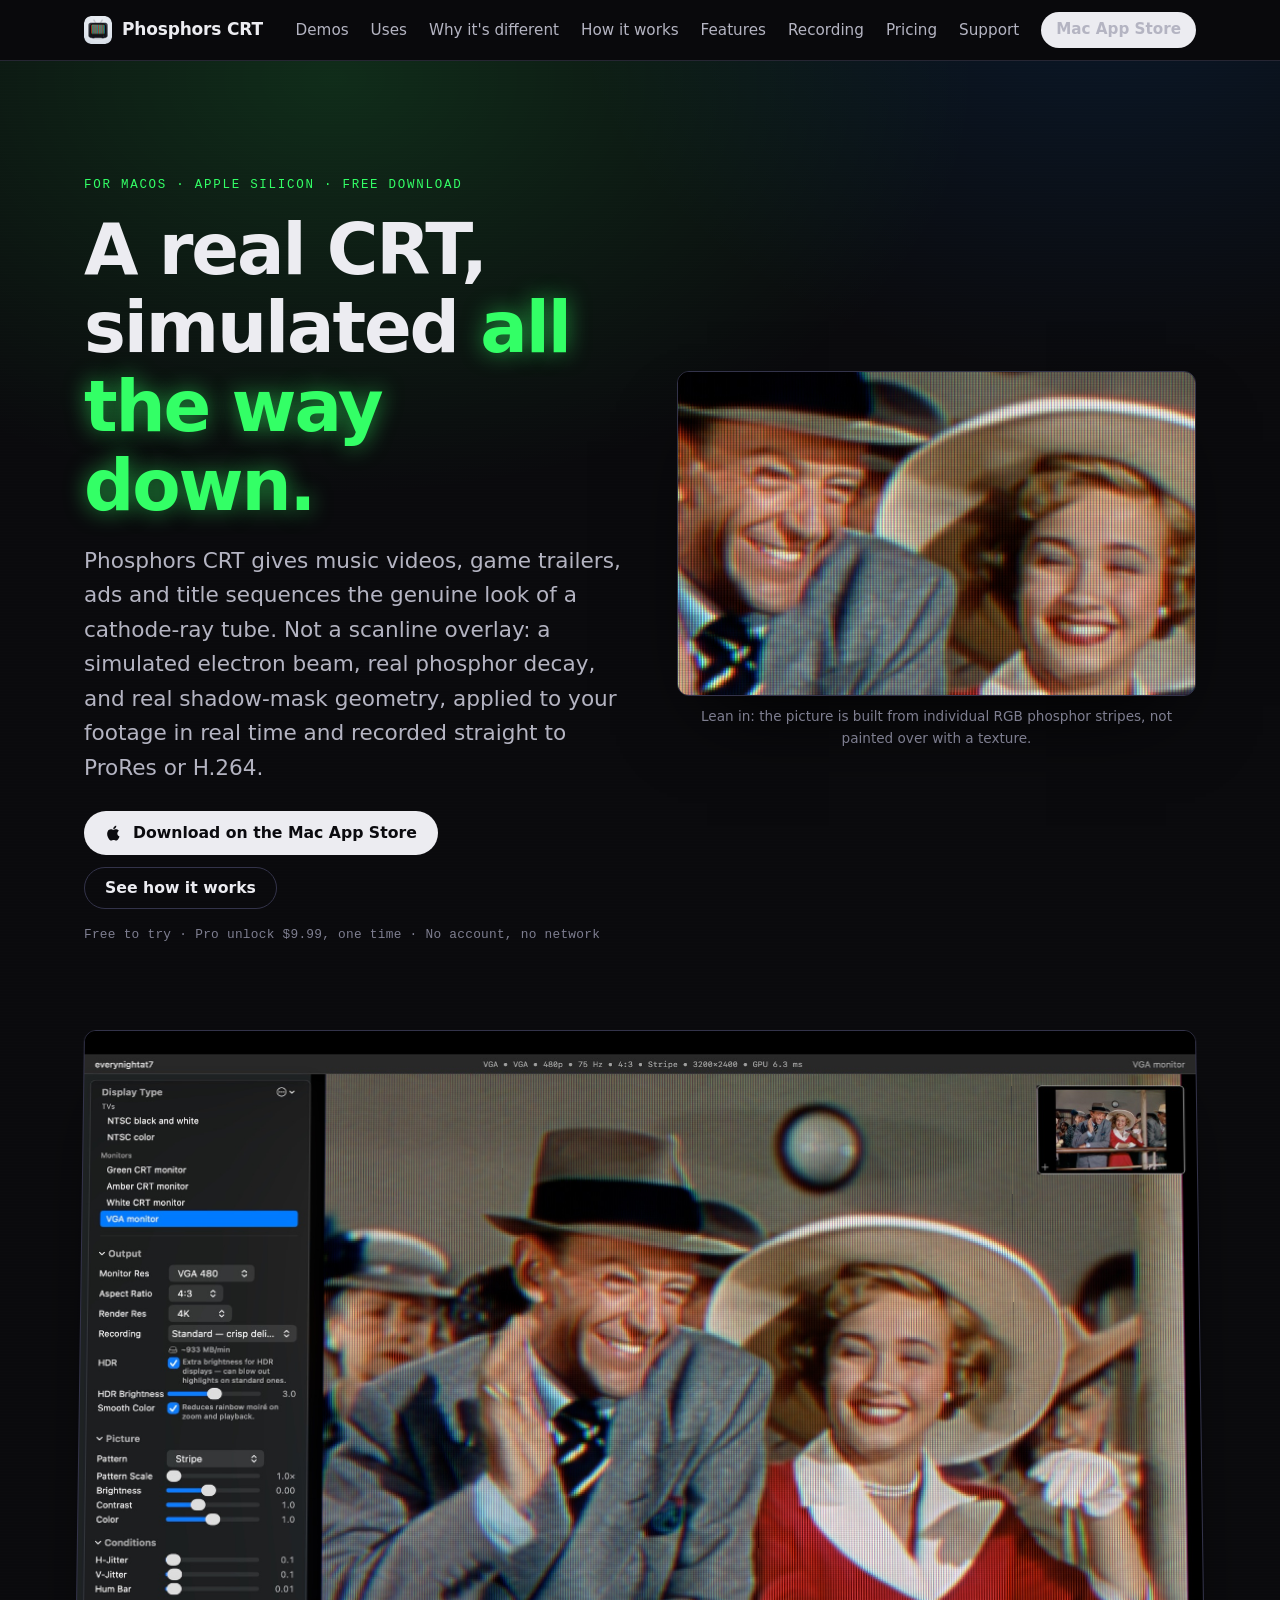
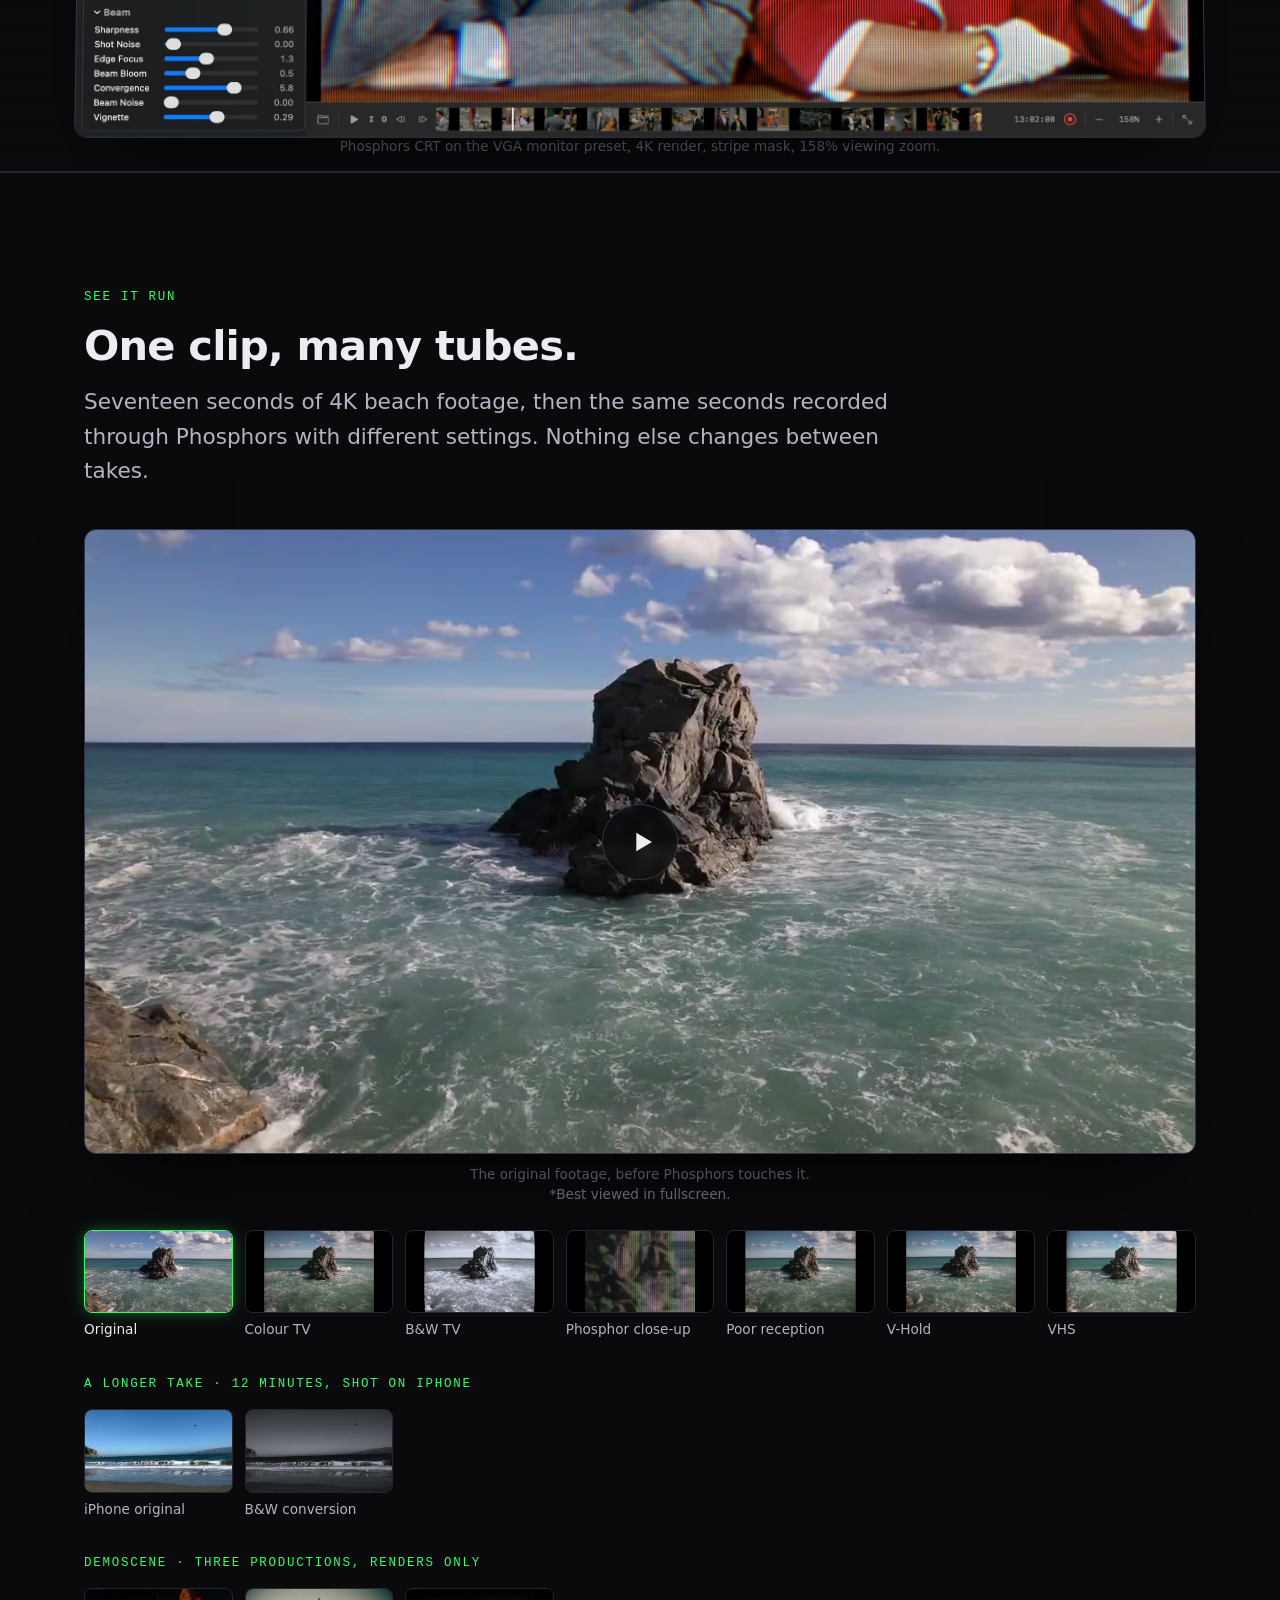
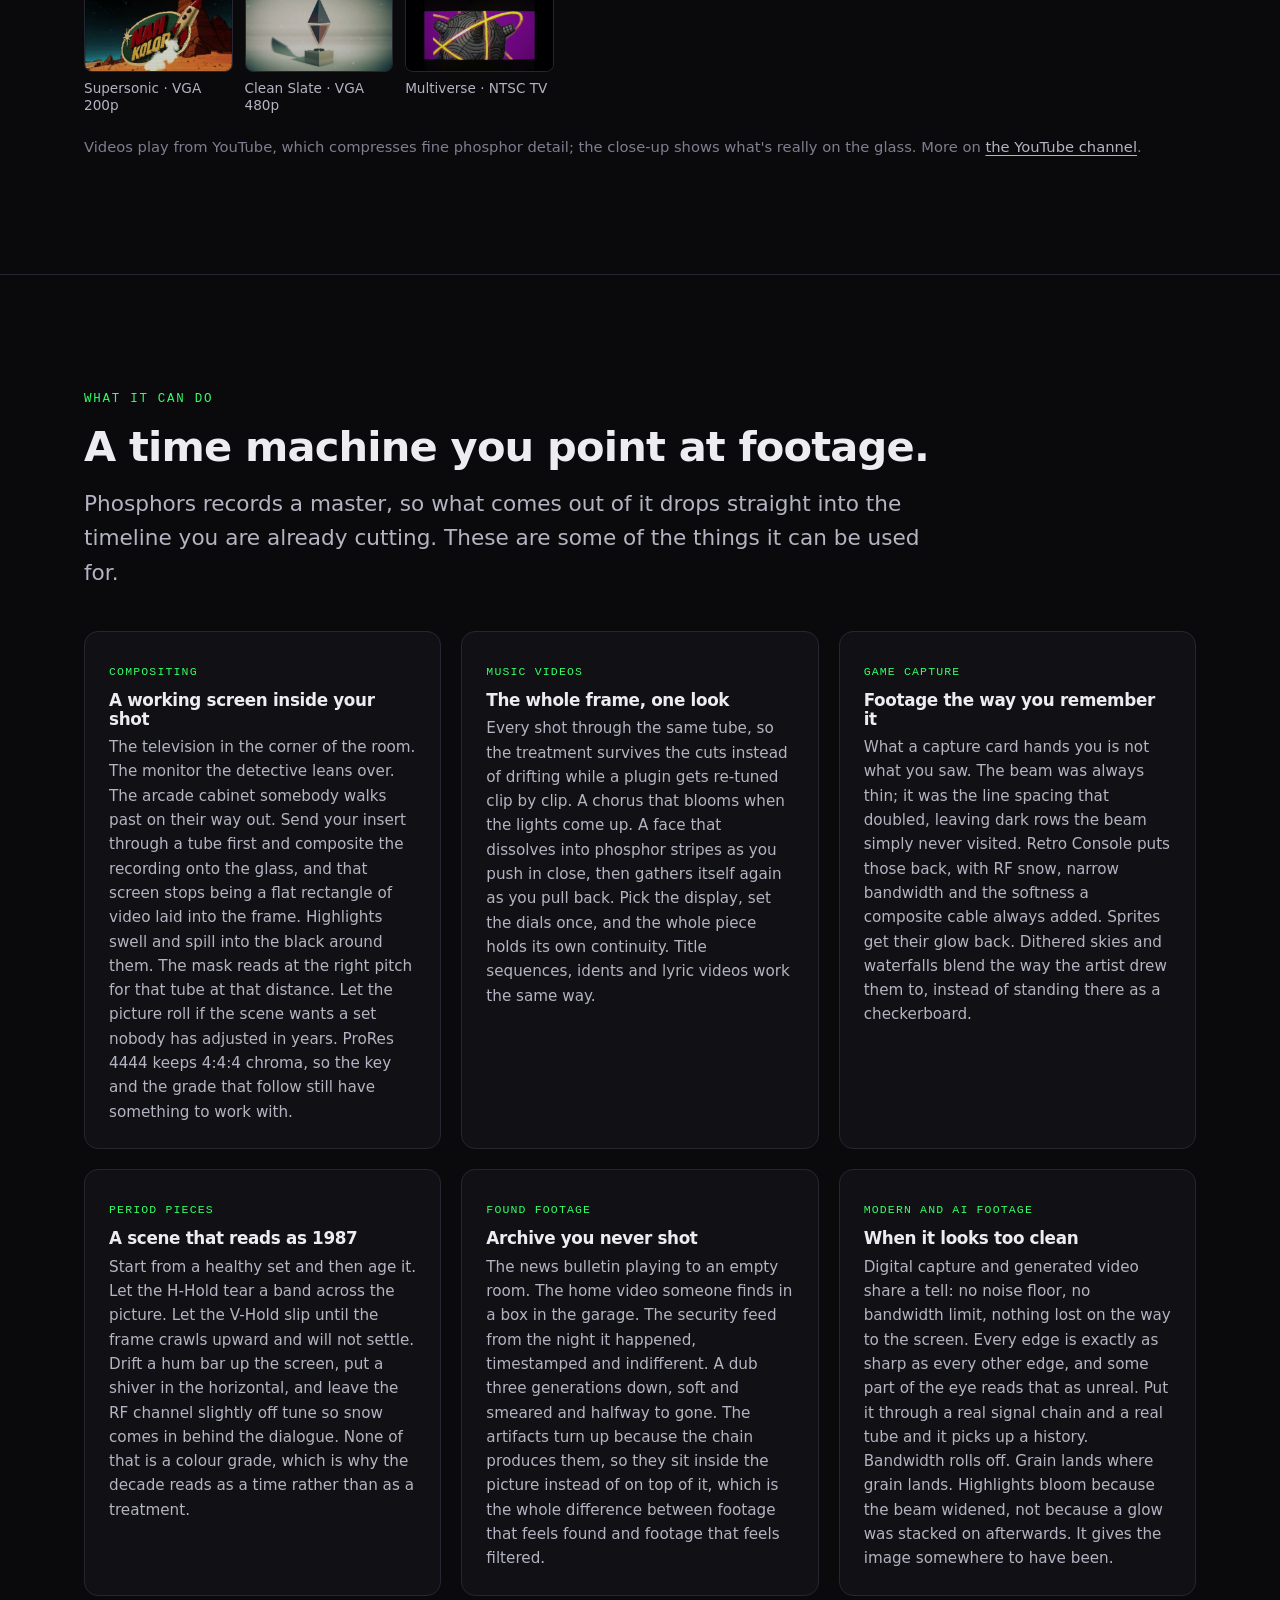
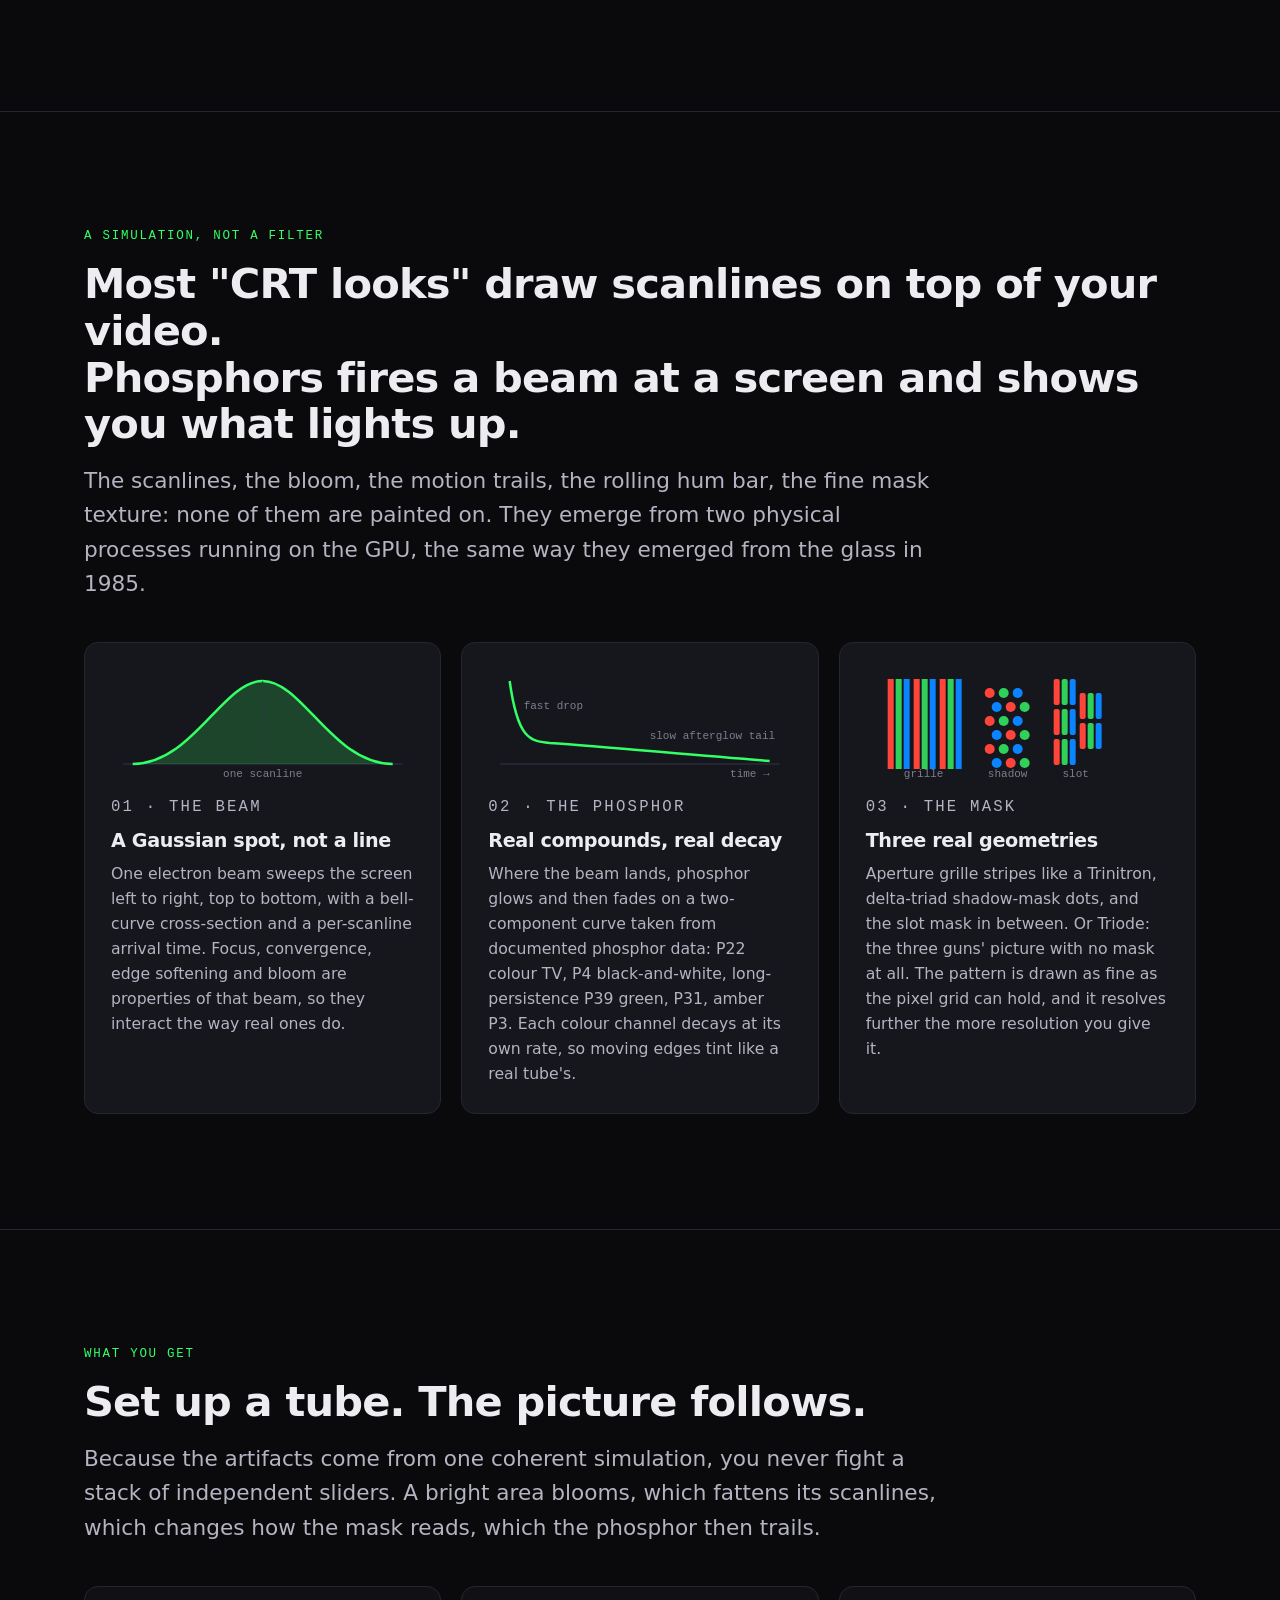
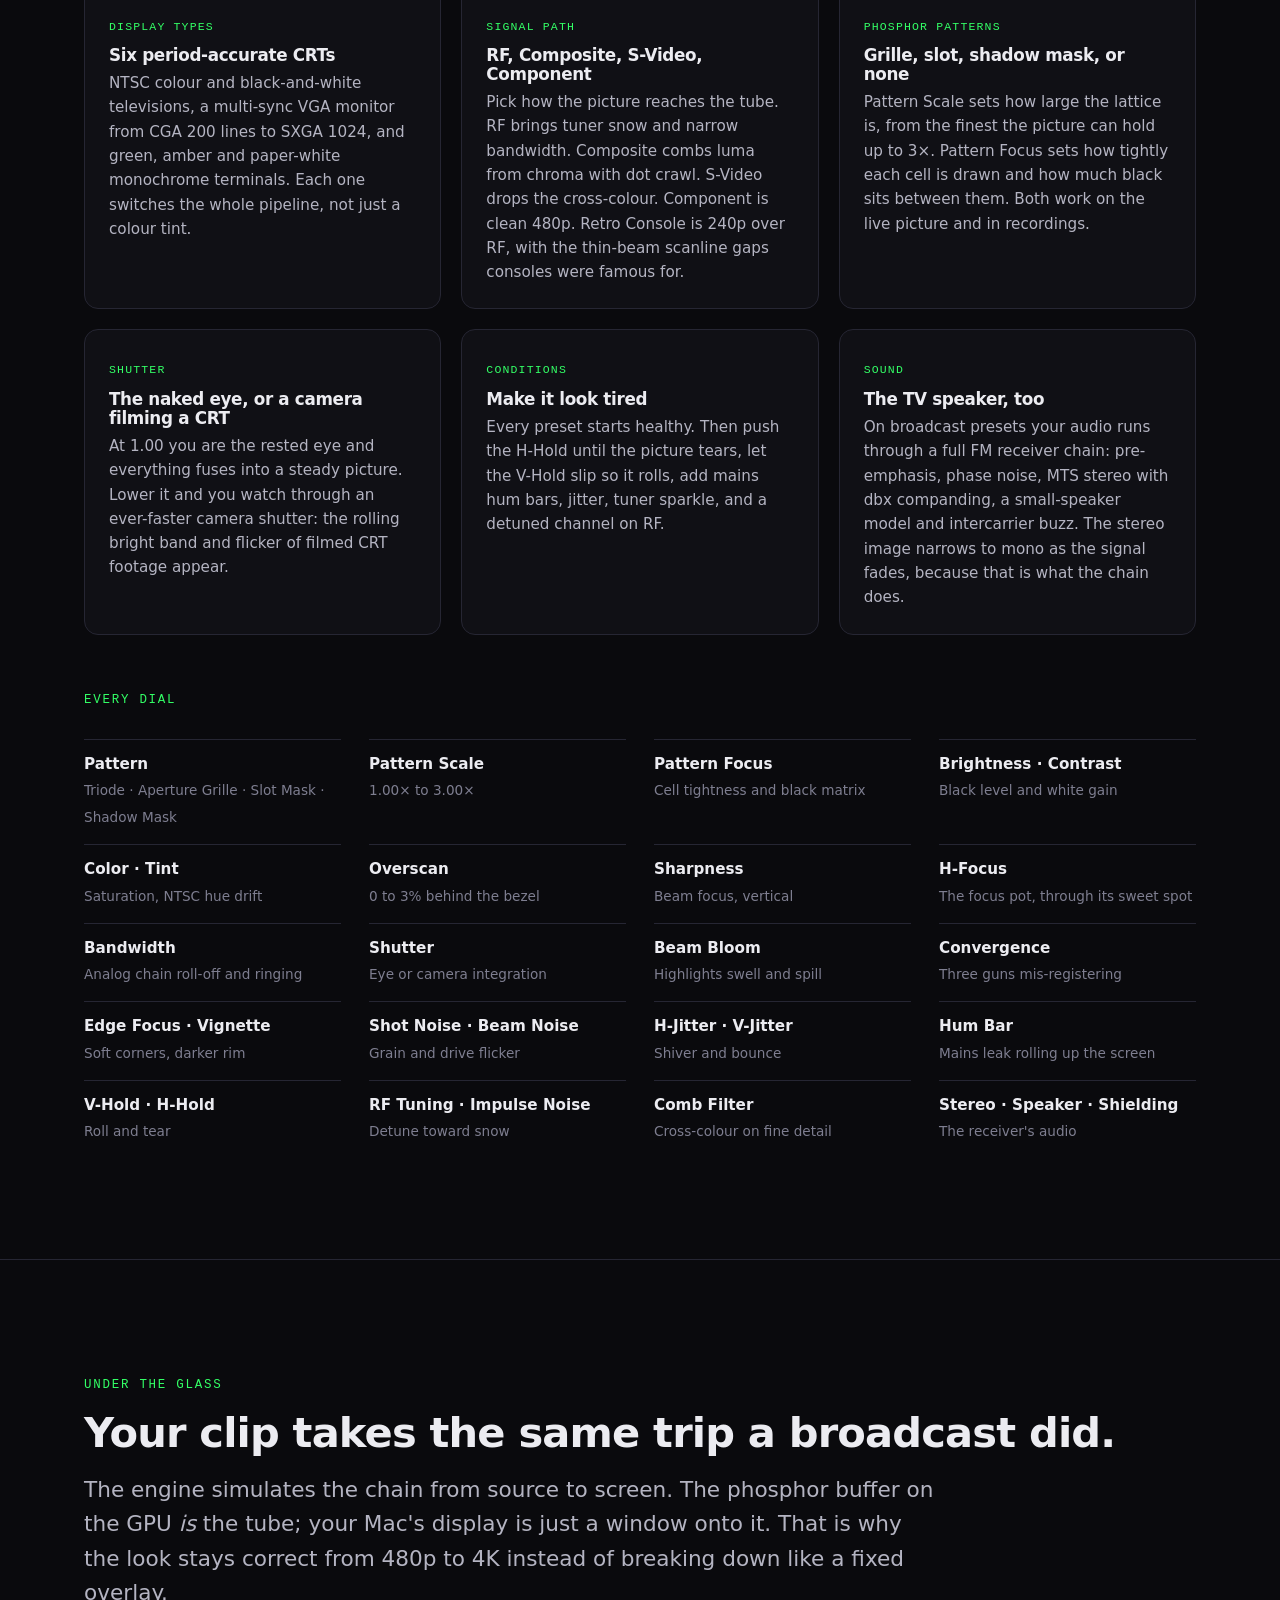
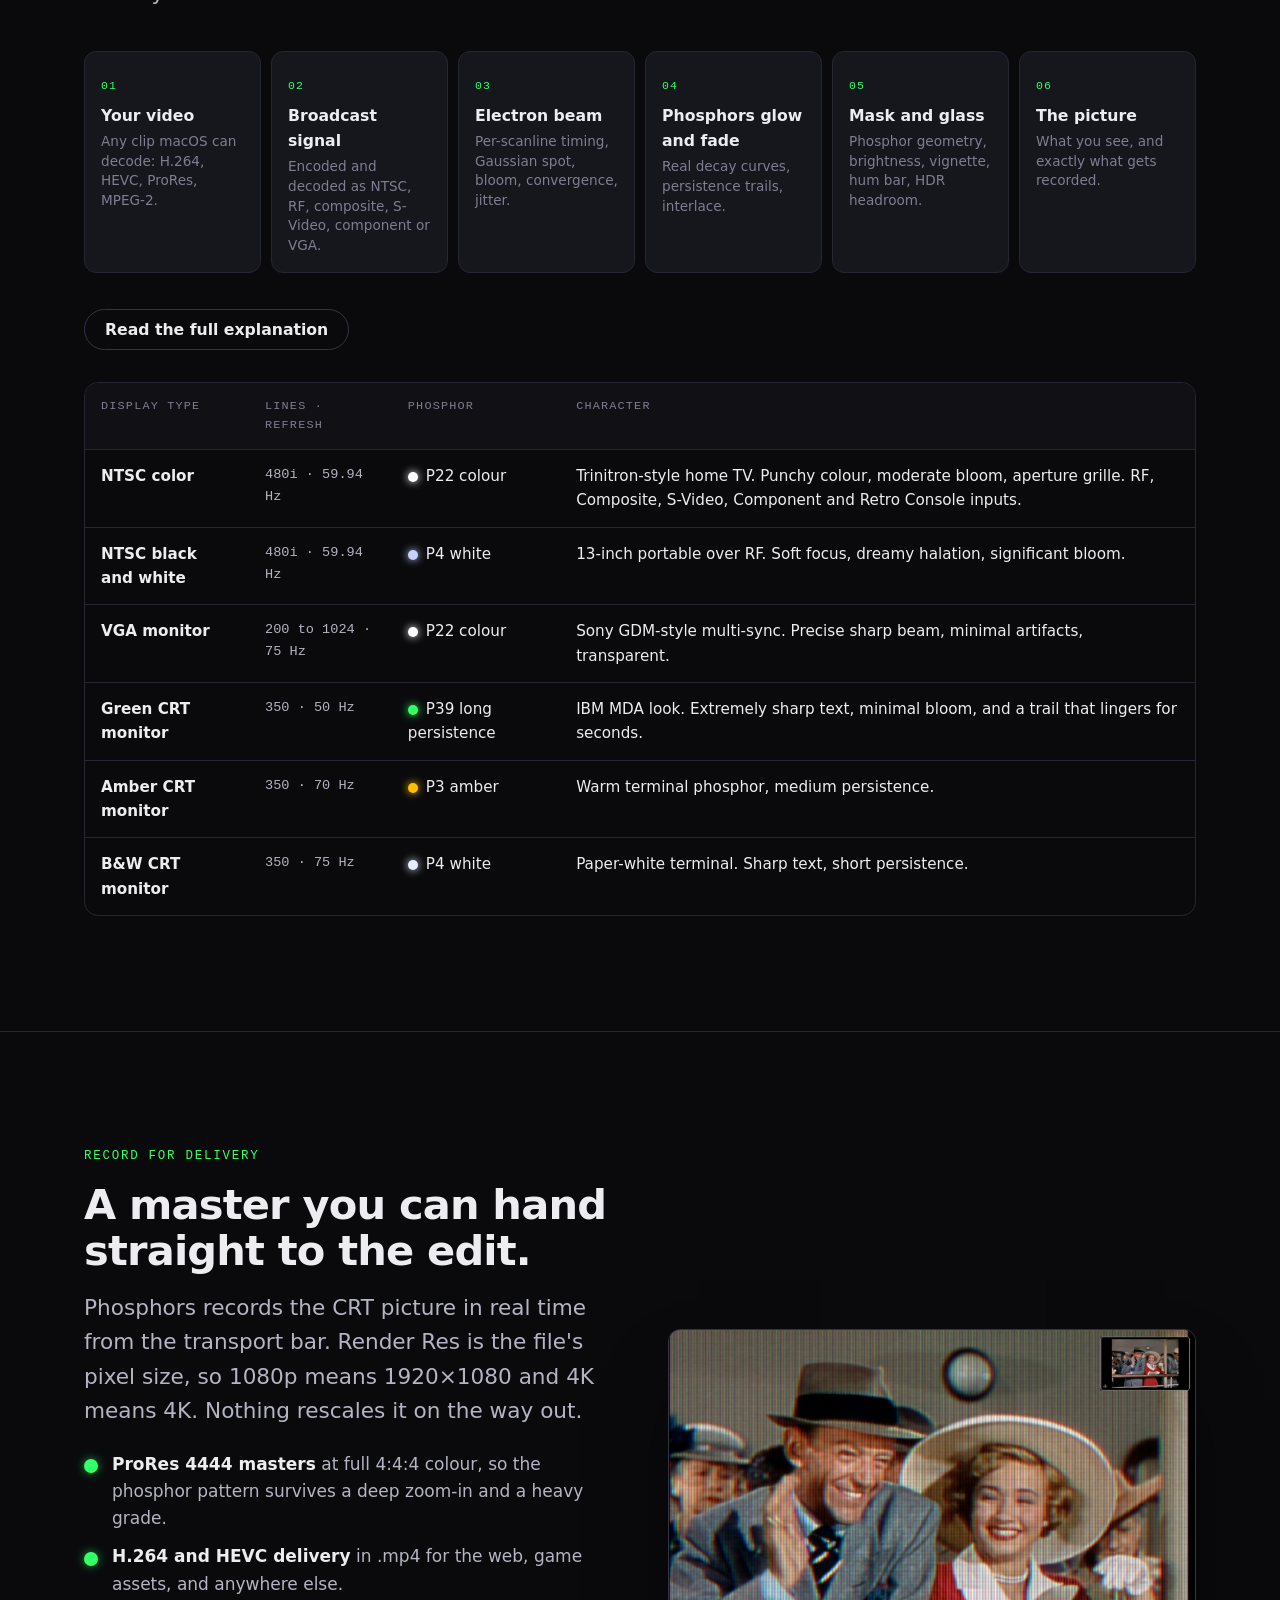
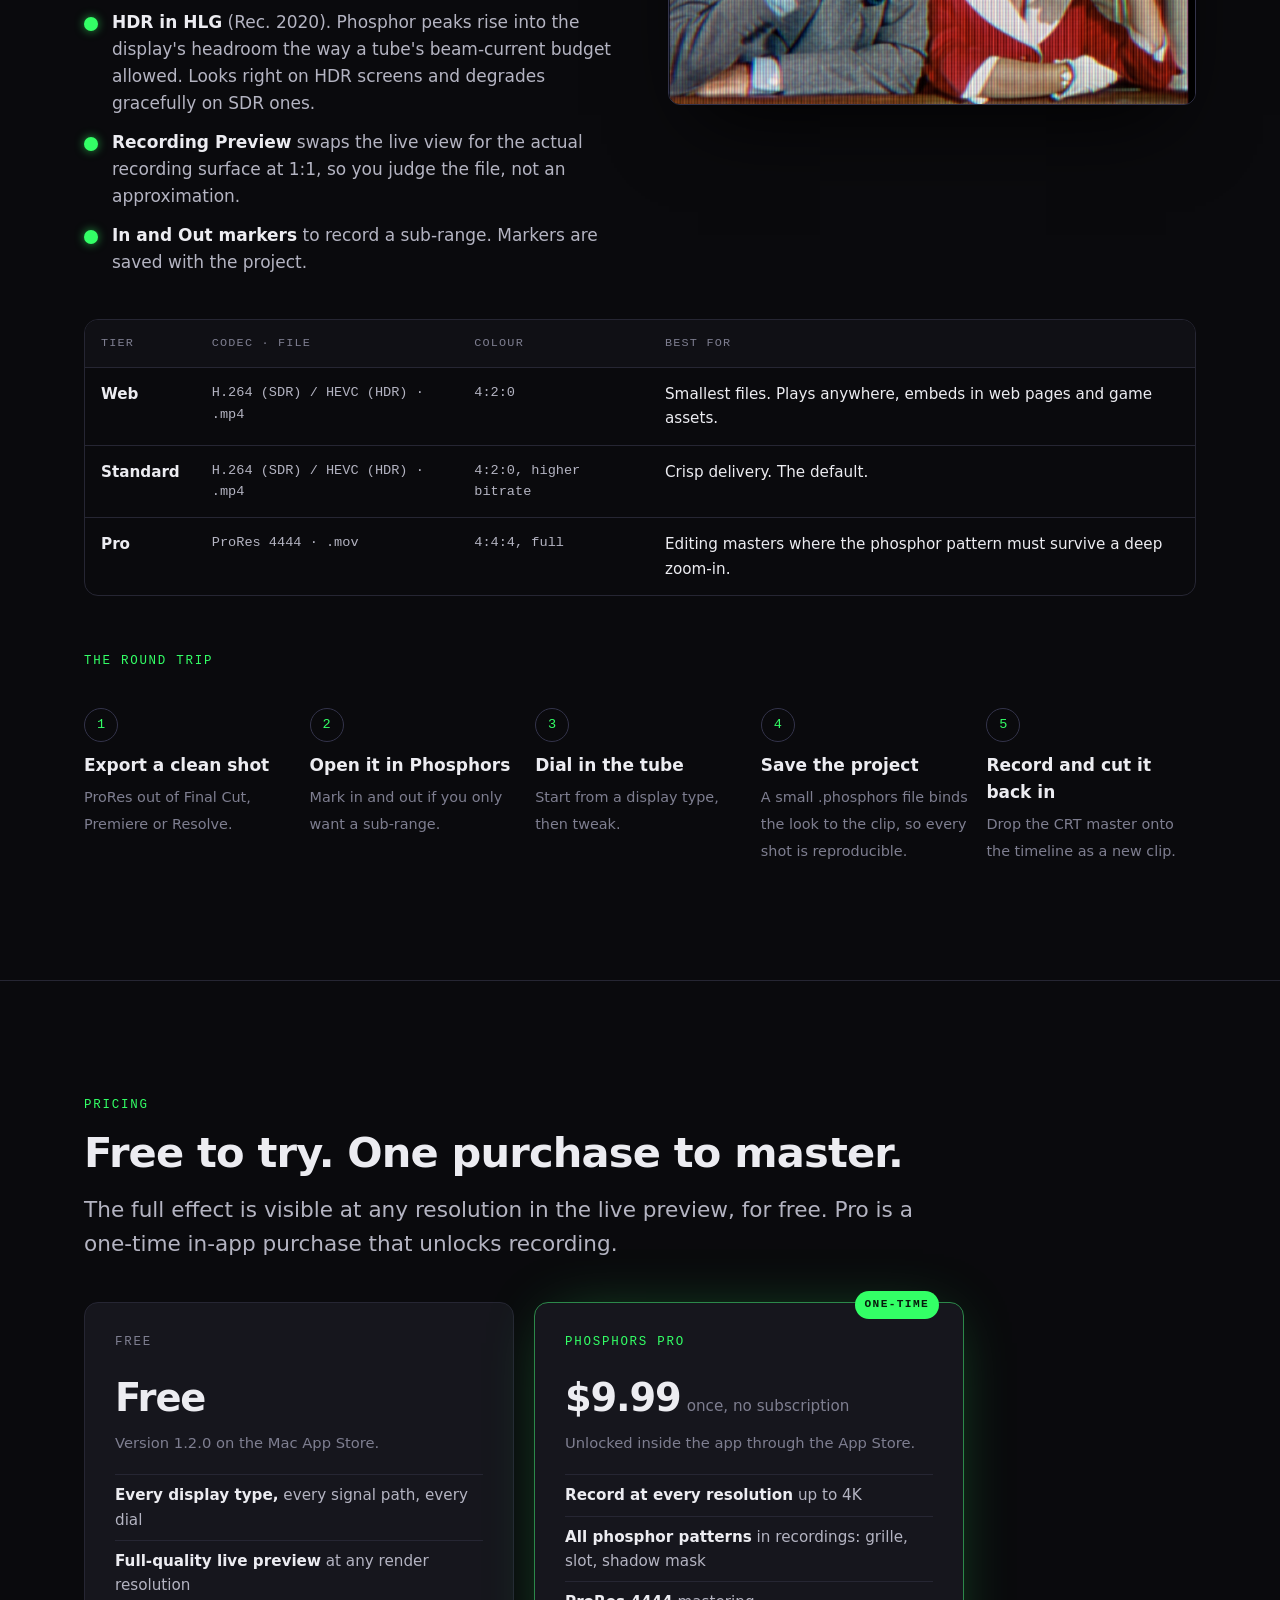
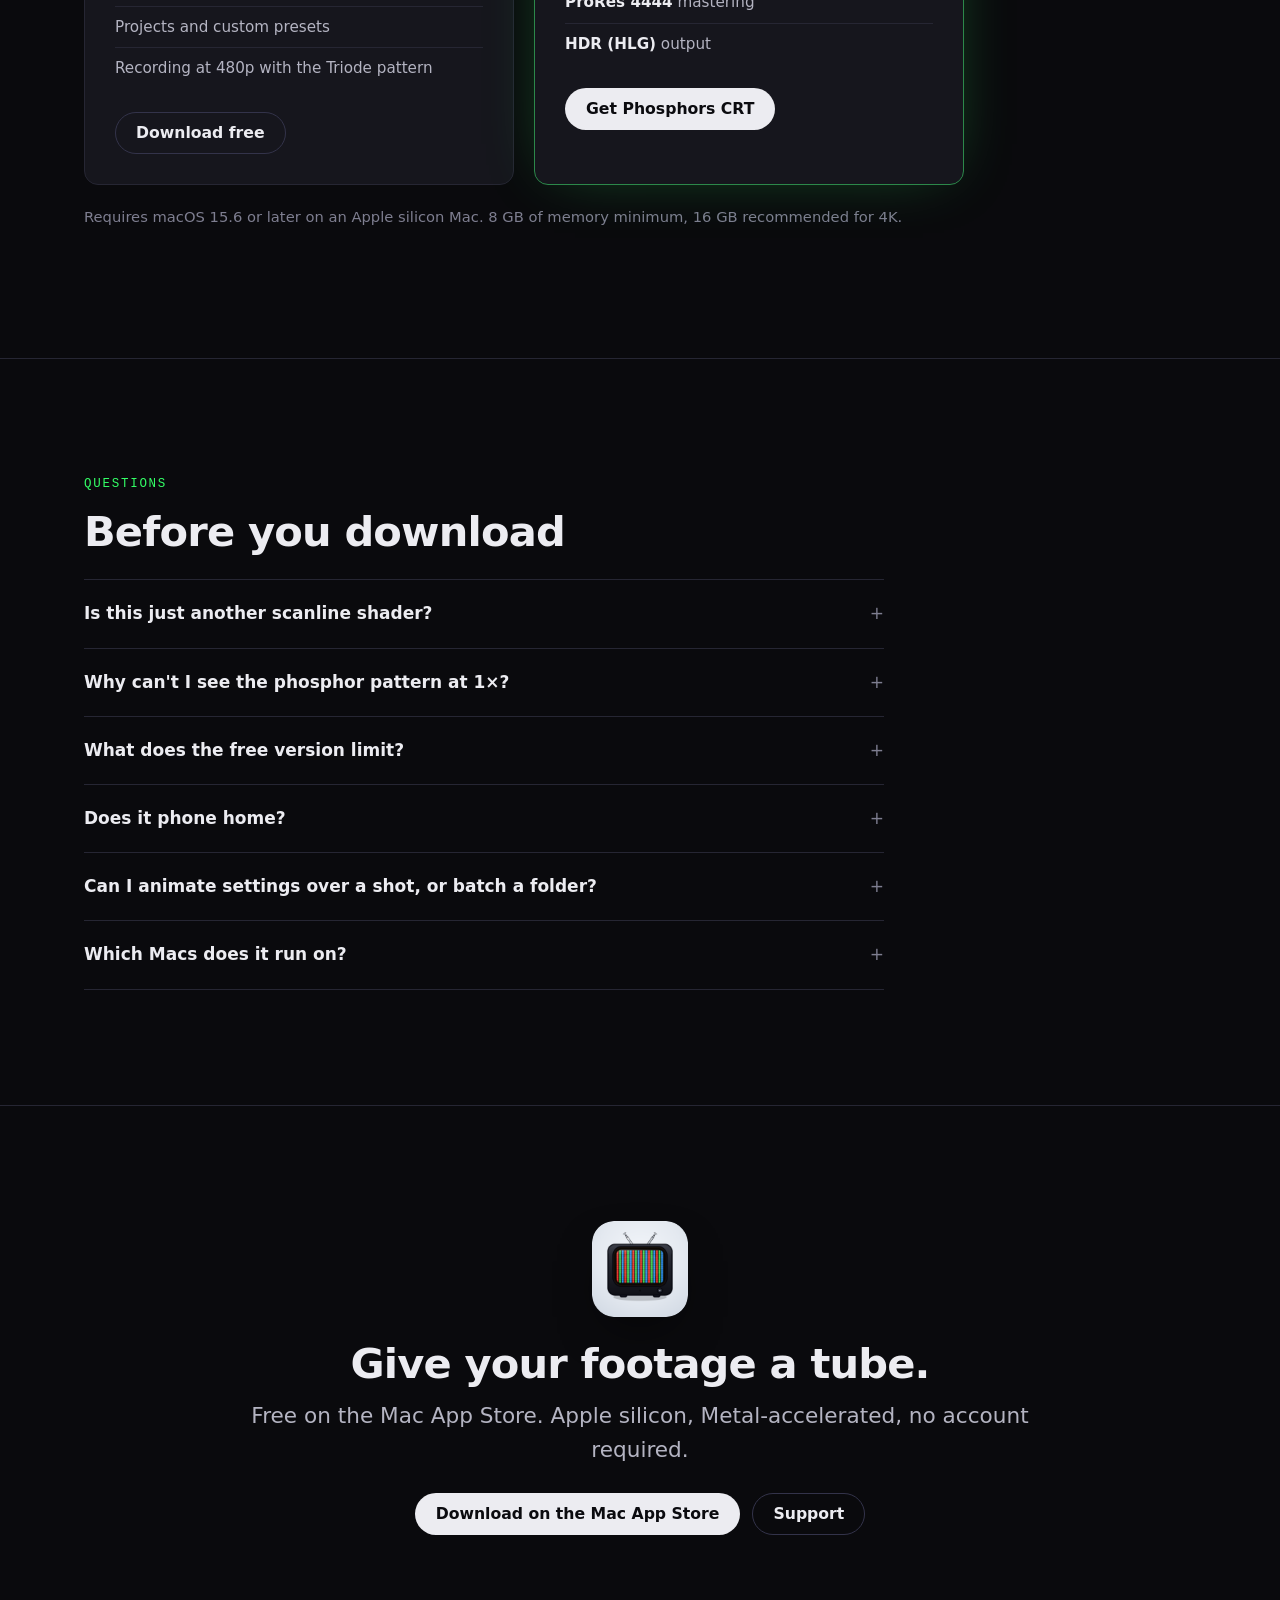
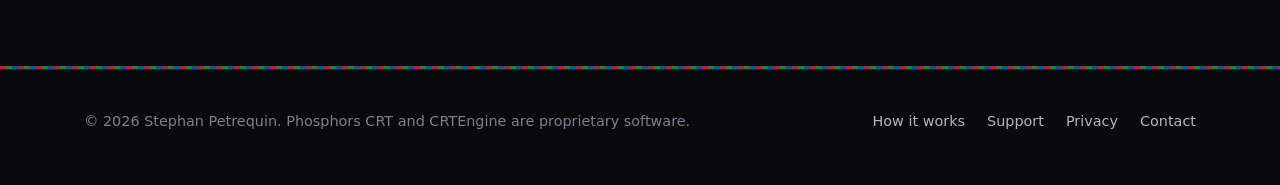
<file: index.html>
<!DOCTYPE html>
<html lang="en">
<head>
  <meta charset="UTF-8">
  <meta name="viewport" content="width=device-width, initial-scale=1">
  <title>Phosphors CRT — A real CRT, simulated all the way down. For Mac.</title>
  <meta name="description" content="Phosphors CRT gives music videos, game trailers, and titles the genuine look of a cathode-ray tube. Not a scanline overlay: a simulated electron beam, real phosphor decay, and real shadow-mask geometry, recorded straight to ProRes or H.264. Free on the Mac App Store.">
  <link rel="canonical" href="https://phosphorscrt.com/">
  <link rel="icon" href="assets/img/favicon-64.png" type="image/png">
  <link rel="apple-touch-icon" href="assets/img/apple-touch-icon.png">
  <meta property="og:type" content="website">
  <meta property="og:title" content="Phosphors CRT — A real CRT, simulated all the way down.">
  <meta property="og:description" content="Not a filter. A simulated electron beam, real phosphor decay, and real mask geometry, applied to your footage in real time and recorded to ProRes or H.264. Free on the Mac App Store.">
  <meta property="og:image" content="https://phosphorscrt.com/assets/img/app-vga-monitor-2000.jpg">
  <meta name="twitter:card" content="summary_large_image">
  <meta name="theme-color" content="#0a0a0d">
  <link rel="stylesheet" href="assets/css/site.css?v=20261014b">
  <script type="application/ld+json">
  {
    "@context": "https://schema.org",
    "@type": "SoftwareApplication",
    "name": "Phosphors CRT",
    "operatingSystem": "macOS 15.6 or later, Apple silicon",
    "applicationCategory": "MultimediaApplication",
    "offers": {"@type": "Offer", "price": "0", "priceCurrency": "USD"},
    "url": "https://apps.apple.com/us/app/phosphors-crt/id6784439481?mt=12",
    "author": {"@type": "Person", "name": "Stephan Petrequin"}
  }
  </script>
</head>
<body>

<header class="nav">
  <div class="wrap">
    <a class="brand" href="./"><img src="assets/img/favicon-64.png" alt="" width="28" height="28">Phosphors CRT</a>
    <button class="nav-toggle" aria-expanded="false" aria-controls="nav-links">Menu</button>
    <nav class="nav-links" id="nav-links">
      <a href="#demos">Demos</a>
      <a href="#uses">Uses</a>
      <a href="#not-a-filter">Why it's different</a>
      <a href="how-it-works.html">How it works</a>
      <a href="#features">Features</a>
      <a href="#recording">Recording</a>
      <a href="#pricing">Pricing</a>
      <a href="support.html">Support</a>
      <a class="btn btn-primary btn-sm" href="https://apps.apple.com/us/app/phosphors-crt/id6784439481?mt=12">Mac App Store</a>
    </nav>
  </div>
</header>

<main>

<!-- ===================== HERO ===================== -->
<section class="hero">
  <div class="wrap">
    <div class="hero-grid">
      <div>
        <p class="eyebrow">For macOS · Apple silicon · Free download</p>
        <h1>A real CRT,<br>simulated <span class="glow">all the way down.</span></h1>
        <p class="lede">Phosphors CRT gives music videos, game trailers, ads and title sequences the genuine look of a cathode-ray tube. Not a scanline overlay: a simulated electron beam, real phosphor decay, and real shadow-mask geometry, applied to your footage in real time and recorded straight to ProRes or H.264.</p>
        <div class="hero-ctas">
          <a class="btn btn-primary" href="https://apps.apple.com/us/app/phosphors-crt/id6784439481?mt=12">
            <svg viewBox="0 0 24 24" fill="currentColor" aria-hidden="true"><path d="M16.4 12.7c0-2.5 2-3.7 2.1-3.8-1.2-1.7-3-1.9-3.6-2-1.5-.2-3 .9-3.8.9-.8 0-2-.9-3.3-.8-1.7 0-3.2 1-4.1 2.5-1.8 3-.5 7.5 1.3 10 .9 1.2 1.9 2.6 3.2 2.5 1.3-.1 1.8-.8 3.3-.8s2 .8 3.3.8c1.4 0 2.3-1.2 3.1-2.5 1-1.4 1.4-2.8 1.4-2.9-.1 0-2.9-1-2.9-3.9zM14 5.3c.7-.8 1.2-2 1-3.1-1 0-2.2.7-2.9 1.5-.6.7-1.2 1.9-1 3 1.1.1 2.2-.6 2.9-1.4z"/></svg>
            Download on the Mac App Store
          </a>
          <a class="btn btn-ghost" href="how-it-works.html">See how it works</a>
        </div>
        <p class="hero-meta"><span>Free to try</span><span>Pro unlock <span data-store="pro-price">$9.99</span>, one time</span><span>No account, no network</span></p>
      </div>
      <div>
        <div class="shot"><img src="assets/img/detail-stripes.jpg" alt="Close-up of the Phosphors CRT picture: individual red, green and blue phosphor stripes resolving through a face, with scanlines and convergence fringing at the edges." width="1120" height="700"></div>
        <p class="caption">Lean in: the picture is built from individual RGB phosphor stripes, not painted over with a texture.</p>
      </div>
    </div>

    <div class="hero-shot">
      <div class="shot"><img src="assets/img/app-vga-monitor-2000.jpg" alt="The Phosphors CRT app window: display-type list and settings panel on the left, a 4:3 CRT picture on a VGA monitor preset filling the rest, with a filmstrip transport bar along the bottom." width="2000" height="1250" loading="eager"></div>
      <p class="caption">Phosphors CRT on the VGA monitor preset, 4K render, stripe mask, 158% viewing zoom.</p>
    </div>
  </div>
</section>

<!-- ===================== DEMOS ===================== -->
<section id="demos">
  <div class="wrap">
    <p class="eyebrow">See it run</p>
    <h2>One clip, many tubes.</h2>
    <p class="lede" style="margin-top:1rem">Seventeen seconds of 4K beach footage, then the same seconds recorded through Phosphors with different settings. Nothing else changes between takes.</p>

    <div class="demo">
      <div class="demo-player shot" id="demo-player">
        <a class="demo-poster" href="https://www.youtube.com/watch?v=4G34kZF1iXE" data-video="4G34kZF1iXE" aria-label="Play: Original footage">
          <img src="assets/img/demos/original.jpg" alt="" width="1280" height="720">
          <span class="demo-play" aria-hidden="true"><svg viewBox="0 0 24 24"><path d="M8 5.5v13l11-6.5z" fill="currentColor"/></svg></span>
        </a>
      </div>
      <p class="caption" id="demo-caption" style="margin-bottom:0">The original footage, before Phosphors touches it.</p>
      <p class="caption" style="margin-top:-2px">*Best viewed in fullscreen.</p>

      <ol class="demo-list" aria-label="Demo videos">
        <li><a href="https://www.youtube.com/watch?v=4G34kZF1iXE" data-video="4G34kZF1iXE" data-poster="assets/img/demos/original.jpg" data-caption="The original footage, before Phosphors touches it." aria-current="true"><img src="assets/img/demos/original-thumb.jpg" alt="" width="480" height="270" loading="lazy"><span>Original</span></a></li>
        <li><a href="https://www.youtube.com/watch?v=TLvhQL-1xSs" data-video="TLvhQL-1xSs" data-poster="assets/img/demos/color-tv.jpg" data-caption="Colour television."><img src="assets/img/demos/color-tv-thumb.jpg" alt="" width="480" height="270" loading="lazy"><span>Colour TV</span></a></li>
        <li><a href="https://www.youtube.com/watch?v=-AQMuYeZfx0" data-video="-AQMuYeZfx0" data-poster="assets/img/demos/bw-tv.jpg" data-caption="Black-and-white television."><img src="assets/img/demos/bw-tv-thumb.jpg" alt="" width="480" height="270" loading="lazy"><span>B&amp;W TV</span></a></li>
        <li><a href="https://www.youtube.com/watch?v=ac1qFBPYXOI" data-video="ac1qFBPYXOI" data-poster="assets/img/demos/closeup.jpg" data-caption="Leaning in on the glass: the picture resolves into individual RGB phosphors."><img src="assets/img/demos/closeup-thumb.jpg" alt="" width="480" height="270" loading="lazy"><span>Phosphor close-up</span></a></li>
        <li><a href="https://www.youtube.com/watch?v=DFr8pdkjf4Y" data-video="DFr8pdkjf4Y" data-poster="assets/img/demos/poor-reception.jpg" data-caption="A poorly tuned channel."><img src="assets/img/demos/poor-reception-thumb.jpg" alt="" width="480" height="270" loading="lazy"><span>Poor reception</span></a></li>
        <li><a href="https://www.youtube.com/watch?v=Cv1xMFl5JH0" data-video="Cv1xMFl5JH0" data-poster="assets/img/demos/v-hold.jpg" data-caption="V-Hold off centre, so the picture rolls."><img src="assets/img/demos/v-hold-thumb.jpg" alt="" width="480" height="270" loading="lazy"><span>V-Hold</span></a></li>
        <li><a href="https://www.youtube.com/watch?v=OUJAMzLSfak" data-video="OUJAMzLSfak" data-poster="assets/img/demos/vhs.jpg" data-caption="VHS playback."><img src="assets/img/demos/vhs-thumb.jpg" alt="" width="480" height="270" loading="lazy"><span>VHS</span></a></li>
      </ol>

      <p class="eyebrow demo-group">A longer take · 12 minutes, shot on iPhone</p>
      <ol class="demo-list" aria-label="Longer demo videos">
        <li><a href="https://www.youtube.com/watch?v=TL-EHXUl13g" data-video="TL-EHXUl13g" data-poster="assets/img/demos/iphone-original.jpg" data-caption="The original 12-minute beach movie, as captured on iPhone."><img src="assets/img/demos/iphone-original-thumb.jpg" alt="" width="480" height="270" loading="lazy"><span>iPhone original</span></a></li>
        <li><a href="https://www.youtube.com/watch?v=D_ydSklWFYg" data-video="D_ydSklWFYg" data-poster="assets/img/demos/iphone-bw.jpg" data-caption="The same movie, converted by Phosphors to a black-and-white CRT."><img src="assets/img/demos/iphone-bw-thumb.jpg" alt="" width="480" height="270" loading="lazy"><span>B&amp;W conversion</span></a></li>
      </ol>

      <p class="eyebrow demo-group">Demoscene · three productions, renders only</p>
      <ol class="demo-list" aria-label="Demoscene demo videos">
        <li><a href="https://www.youtube.com/watch?v=qa_gu8iooTg" data-video="qa_gu8iooTg" data-poster="assets/img/demos/supersonic.jpg" data-caption="Nah-Kolor&rsquo;s Supersonic (Amiga AGA, compo version) running on a Vampire V4, through Phosphors as a VGA multisync monitor at 200p."><img src="assets/img/demos/supersonic-thumb.jpg" alt="" width="480" height="270" loading="lazy"><span>Supersonic · VGA 200p</span></a></li>
        <li><a href="https://www.youtube.com/watch?v=rvULHKKYMDo" data-video="rvULHKKYMDo" data-poster="assets/img/demos/clean-slate.jpg" data-caption="Clean Slate, through Phosphors as a VGA multisync monitor at 480p."><img src="assets/img/demos/clean-slate-thumb.jpg" alt="" width="480" height="270" loading="lazy"><span>Clean Slate · VGA 480p</span></a></li>
        <li><a href="https://www.youtube.com/watch?v=A5ciwoou_i0" data-video="A5ciwoou_i0" data-poster="assets/img/demos/multiverse.jpg" data-caption="Nah-Kolor&rsquo;s Multiverse on the Commodore 64, through Phosphors as an NTSC television."><img src="assets/img/demos/multiverse-thumb.jpg" alt="" width="480" height="270" loading="lazy"><span>Multiverse · NTSC TV</span></a></li>
      </ol>
      <p class="muted small demo-note">Videos play from YouTube, which compresses fine phosphor detail; the close-up shows what's really on the glass. More on <a href="https://www.youtube.com/@Stephan99B">the YouTube channel</a>.</p>
    </div>
  </div>
</section>

<!-- ===================== USES ===================== -->
<section id="uses">
  <div class="wrap">
    <p class="eyebrow">What it can do</p>
    <h2>A time machine you point at footage.</h2>
    <p class="lede" style="margin-top:1rem">Phosphors records a master, so what comes out of it drops straight into the timeline you are already cutting. These are some of the things it can be used for.</p>

    <div class="grid-3" style="margin-top:40px">
      <div class="feature">
        <span class="k">Compositing</span>
        <h3>A working screen inside your shot</h3>
        <p>The television in the corner of the room. The monitor the detective leans over. The arcade cabinet somebody walks past on their way out. Send your insert through a tube first and composite the recording onto the glass, and that screen stops being a flat rectangle of video laid into the frame. Highlights swell and spill into the black around them. The mask reads at the right pitch for that tube at that distance. Let the picture roll if the scene wants a set nobody has adjusted in years. ProRes 4444 keeps 4:4:4 chroma, so the key and the grade that follow still have something to work with.</p>
      </div>
      <div class="feature">
        <span class="k">Music videos</span>
        <h3>The whole frame, one look</h3>
        <p>Every shot through the same tube, so the treatment survives the cuts instead of drifting while a plugin gets re-tuned clip by clip. A chorus that blooms when the lights come up. A face that dissolves into phosphor stripes as you push in close, then gathers itself again as you pull back. Pick the display, set the dials once, and the whole piece holds its own continuity. Title sequences, idents and lyric videos work the same way.</p>
      </div>
      <div class="feature">
        <span class="k">Game capture</span>
        <h3>Footage the way you remember it</h3>
        <p>What a capture card hands you is not what you saw. The beam was always thin; it was the line spacing that doubled, leaving dark rows the beam simply never visited. Retro Console puts those back, with RF snow, narrow bandwidth and the softness a composite cable always added. Sprites get their glow back. Dithered skies and waterfalls blend the way the artist drew them to, instead of standing there as a checkerboard.</p>
      </div>
      <div class="feature">
        <span class="k">Period pieces</span>
        <h3>A scene that reads as 1987</h3>
        <p>Start from a healthy set and then age it. Let the H-Hold tear a band across the picture. Let the V-Hold slip until the frame crawls upward and will not settle. Drift a hum bar up the screen, put a shiver in the horizontal, and leave the RF channel slightly off tune so snow comes in behind the dialogue. None of that is a colour grade, which is why the decade reads as a time rather than as a treatment.</p>
      </div>
      <div class="feature">
        <span class="k">Found footage</span>
        <h3>Archive you never shot</h3>
        <p>The news bulletin playing to an empty room. The home video someone finds in a box in the garage. The security feed from the night it happened, timestamped and indifferent. A dub three generations down, soft and smeared and halfway to gone. The artifacts turn up because the chain produces them, so they sit inside the picture instead of on top of it, which is the whole difference between footage that feels found and footage that feels filtered.</p>
      </div>
      <div class="feature">
        <span class="k">Modern and AI footage</span>
        <h3>When it looks too clean</h3>
        <p>Digital capture and generated video share a tell: no noise floor, no bandwidth limit, nothing lost on the way to the screen. Every edge is exactly as sharp as every other edge, and some part of the eye reads that as unreal. Put it through a real signal chain and a real tube and it picks up a history. Bandwidth rolls off. Grain lands where grain lands. Highlights bloom because the beam widened, not because a glow was stacked on afterwards. It gives the image somewhere to have been.</p>
      </div>
    </div>
  </div>
</section>

<!-- ===================== NOT A FILTER ===================== -->
<section id="not-a-filter">
  <div class="wrap">
    <p class="eyebrow">A simulation, not a filter</p>
    <h2>Most "CRT looks" draw scanlines on top of your video.<br>Phosphors fires a beam at a screen and shows you what lights up.</h2>
    <p class="lede" style="margin-top:1rem">The scanlines, the bloom, the motion trails, the rolling hum bar, the fine mask texture: none of them are painted on. They emerge from two physical processes running on the GPU, the same way they emerged from the glass in 1985.</p>

    <div class="trio">
      <div class="card">
        <figure aria-hidden="true">
          <svg viewBox="0 0 300 110">
            <line class="d-axis" x1="10" y1="95" x2="290" y2="95"/>
            <path class="d-fill" d="M20,95 C80,95 110,12 150,12 C190,12 220,95 280,95 Z"/>
            <path class="d-line" d="M20,95 C80,95 110,12 150,12 C190,12 220,95 280,95"/>
            <line class="d-axis" x1="150" y1="12" x2="150" y2="95" stroke-dasharray="3 3"/>
            <text class="d-label" x="150" y="108" text-anchor="middle">one scanline</text>
          </svg>
        </figure>
        <p class="eyebrow">01 · The beam</p>
        <h3>A Gaussian spot, not a line</h3>
        <p>One electron beam sweeps the screen left to right, top to bottom, with a bell-curve cross-section and a per-scanline arrival time. Focus, convergence, edge softening and bloom are properties of that beam, so they interact the way real ones do.</p>
      </div>
      <div class="card">
        <figure aria-hidden="true">
          <svg viewBox="0 0 300 110">
            <line class="d-axis" x1="10" y1="95" x2="290" y2="95"/>
            <path class="d-line" d="M20,12 C28,70 40,72 60,74 C120,78 200,86 280,92"/>
            <text class="d-label" x="34" y="40">fast drop</text>
            <text class="d-label" x="160" y="70">slow afterglow tail</text>
            <text class="d-label" x="280" y="108" text-anchor="end">time →</text>
          </svg>
        </figure>
        <p class="eyebrow">02 · The phosphor</p>
        <h3>Real compounds, real decay</h3>
        <p>Where the beam lands, phosphor glows and then fades on a two-component curve taken from documented phosphor data: P22 colour TV, P4 black-and-white, long-persistence P39 green, P31, amber P3. Each colour channel decays at its own rate, so moving edges tint like a real tube's.</p>
      </div>
      <div class="card">
        <figure aria-hidden="true">
          <svg viewBox="0 0 300 110">
            <g>
              <rect x="20" y="10" width="6" height="90" fill="#ff453a"/><rect x="28" y="10" width="6" height="90" fill="#30d158"/><rect x="36" y="10" width="6" height="90" fill="#0a84ff"/>
              <rect x="46" y="10" width="6" height="90" fill="#ff453a"/><rect x="54" y="10" width="6" height="90" fill="#30d158"/><rect x="62" y="10" width="6" height="90" fill="#0a84ff"/>
              <rect x="72" y="10" width="6" height="90" fill="#ff453a"/><rect x="80" y="10" width="6" height="90" fill="#30d158"/><rect x="88" y="10" width="6" height="90" fill="#0a84ff"/>
            </g>
            <g>
              <circle cx="122" cy="24" r="5" fill="#ff453a"/><circle cx="136" cy="24" r="5" fill="#30d158"/><circle cx="150" cy="24" r="5" fill="#0a84ff"/>
              <circle cx="129" cy="38" r="5" fill="#0a84ff"/><circle cx="143" cy="38" r="5" fill="#ff453a"/><circle cx="157" cy="38" r="5" fill="#30d158"/>
              <circle cx="122" cy="52" r="5" fill="#ff453a"/><circle cx="136" cy="52" r="5" fill="#30d158"/><circle cx="150" cy="52" r="5" fill="#0a84ff"/>
              <circle cx="129" cy="66" r="5" fill="#0a84ff"/><circle cx="143" cy="66" r="5" fill="#ff453a"/><circle cx="157" cy="66" r="5" fill="#30d158"/>
              <circle cx="122" cy="80" r="5" fill="#ff453a"/><circle cx="136" cy="80" r="5" fill="#30d158"/><circle cx="150" cy="80" r="5" fill="#0a84ff"/>
              <circle cx="129" cy="94" r="5" fill="#0a84ff"/><circle cx="143" cy="94" r="5" fill="#ff453a"/><circle cx="157" cy="94" r="5" fill="#30d158"/>
            </g>
            <g>
              <rect x="186" y="10" width="6" height="26" rx="2" fill="#ff453a"/><rect x="194" y="10" width="6" height="26" rx="2" fill="#30d158"/><rect x="202" y="10" width="6" height="26" rx="2" fill="#0a84ff"/>
              <rect x="212" y="24" width="6" height="26" rx="2" fill="#ff453a"/><rect x="220" y="24" width="6" height="26" rx="2" fill="#30d158"/><rect x="228" y="24" width="6" height="26" rx="2" fill="#0a84ff"/>
              <rect x="186" y="40" width="6" height="26" rx="2" fill="#ff453a"/><rect x="194" y="40" width="6" height="26" rx="2" fill="#30d158"/><rect x="202" y="40" width="6" height="26" rx="2" fill="#0a84ff"/>
              <rect x="212" y="54" width="6" height="26" rx="2" fill="#ff453a"/><rect x="220" y="54" width="6" height="26" rx="2" fill="#30d158"/><rect x="228" y="54" width="6" height="26" rx="2" fill="#0a84ff"/>
              <rect x="186" y="70" width="6" height="26" rx="2" fill="#ff453a"/><rect x="194" y="70" width="6" height="26" rx="2" fill="#30d158"/><rect x="202" y="70" width="6" height="26" rx="2" fill="#0a84ff"/>
            </g>
            <text class="d-label" x="56" y="108" text-anchor="middle">grille</text>
            <text class="d-label" x="140" y="108" text-anchor="middle">shadow</text>
            <text class="d-label" x="208" y="108" text-anchor="middle">slot</text>
          </svg>
        </figure>
        <p class="eyebrow">03 · The mask</p>
        <h3>Three real geometries</h3>
        <p>Aperture grille stripes like a Trinitron, delta-triad shadow-mask dots, and the slot mask in between. Or Triode: the three guns' picture with no mask at all. The pattern is drawn as fine as the pixel grid can hold, and it resolves further the more resolution you give it.</p>
      </div>
    </div>
  </div>
</section>

<!-- ===================== FEATURES ===================== -->
<section id="features">
  <div class="wrap">
    <p class="eyebrow">What you get</p>
    <h2>Set up a tube. The picture follows.</h2>
    <p class="lede" style="margin-top:1rem">Because the artifacts come from one coherent simulation, you never fight a stack of independent sliders. A bright area blooms, which fattens its scanlines, which changes how the mask reads, which the phosphor then trails.</p>

    <div class="grid-3" style="margin-top:40px">
      <div class="feature">
        <span class="k">Display types</span>
        <h3>Six period-accurate CRTs</h3>
        <p>NTSC colour and black-and-white televisions, a multi-sync VGA monitor from CGA 200 lines to SXGA 1024, and green, amber and paper-white monochrome terminals. Each one switches the whole pipeline, not just a colour tint.</p>
      </div>
      <div class="feature">
        <span class="k">Signal path</span>
        <h3>RF, Composite, S-Video, Component</h3>
        <p>Pick how the picture reaches the tube. RF brings tuner snow and narrow bandwidth. Composite combs luma from chroma with dot crawl. S-Video drops the cross-colour. Component is clean 480p. Retro Console is 240p over RF, with the thin-beam scanline gaps consoles were famous for.</p>
      </div>
      <div class="feature">
        <span class="k">Phosphor patterns</span>
        <h3>Grille, slot, shadow mask, or none</h3>
        <p>Pattern Scale sets how large the lattice is, from the finest the picture can hold up to 3×. Pattern Focus sets how tightly each cell is drawn and how much black sits between them. Both work on the live picture and in recordings.</p>
      </div>
      <div class="feature">
        <span class="k">Shutter</span>
        <h3>The naked eye, or a camera filming a CRT</h3>
        <p>At 1.00 you are the rested eye and everything fuses into a steady picture. Lower it and you watch through an ever-faster camera shutter: the rolling bright band and flicker of filmed CRT footage appear.</p>
      </div>
      <div class="feature">
        <span class="k">Conditions</span>
        <h3>Make it look tired</h3>
        <p>Every preset starts healthy. Then push the H-Hold until the picture tears, let the V-Hold slip so it rolls, add mains hum bars, jitter, tuner sparkle, and a detuned channel on RF.</p>
      </div>
      <div class="feature">
        <span class="k">Sound</span>
        <h3>The TV speaker, too</h3>
        <p>On broadcast presets your audio runs through a full FM receiver chain: pre-emphasis, phase noise, MTS stereo with dbx companding, a small-speaker model and intercarrier buzz. The stereo image narrows to mono as the signal fades, because that is what the chain does.</p>
      </div>
    </div>

    <p class="eyebrow" style="margin-top:56px">Every dial</p>
    <div class="dials">
      <div><b>Pattern</b><span>Triode · Aperture Grille · Slot Mask · Shadow Mask</span></div>
      <div><b>Pattern Scale</b><span>1.00× to 3.00×</span></div>
      <div><b>Pattern Focus</b><span>Cell tightness and black matrix</span></div>
      <div><b>Brightness · Contrast</b><span>Black level and white gain</span></div>
      <div><b>Color · Tint</b><span>Saturation, NTSC hue drift</span></div>
      <div><b>Overscan</b><span>0 to 3% behind the bezel</span></div>
      <div><b>Sharpness</b><span>Beam focus, vertical</span></div>
      <div><b>H-Focus</b><span>The focus pot, through its sweet spot</span></div>
      <div><b>Bandwidth</b><span>Analog chain roll-off and ringing</span></div>
      <div><b>Shutter</b><span>Eye or camera integration</span></div>
      <div><b>Beam Bloom</b><span>Highlights swell and spill</span></div>
      <div><b>Convergence</b><span>Three guns mis-registering</span></div>
      <div><b>Edge Focus · Vignette</b><span>Soft corners, darker rim</span></div>
      <div><b>Shot Noise · Beam Noise</b><span>Grain and drive flicker</span></div>
      <div><b>H-Jitter · V-Jitter</b><span>Shiver and bounce</span></div>
      <div><b>Hum Bar</b><span>Mains leak rolling up the screen</span></div>
      <div><b>V-Hold · H-Hold</b><span>Roll and tear</span></div>
      <div><b>RF Tuning · Impulse Noise</b><span>Detune toward snow</span></div>
      <div><b>Comb Filter</b><span>Cross-colour on fine detail</span></div>
      <div><b>Stereo · Speaker · Shielding</b><span>The receiver's audio</span></div>
    </div>
  </div>
</section>

<!-- ===================== HOW IT WORKS ===================== -->
<section id="how">
  <div class="wrap">
    <p class="eyebrow">Under the glass</p>
    <h2>Your clip takes the same trip a broadcast did.</h2>
    <p class="lede" style="margin-top:1rem">The engine simulates the chain from source to screen. The phosphor buffer on the GPU <em>is</em> the tube; your Mac's display is just a window onto it. That is why the look stays correct from 480p to 4K instead of breaking down like a fixed overlay.</p>

    <div class="pipeline">
      <div class="step"><b>Your video</b><span>Any clip macOS can decode: H.264, HEVC, ProRes, MPEG-2.</span></div>
      <div class="step"><b>Broadcast signal</b><span>Encoded and decoded as NTSC, RF, composite, S-Video, component or VGA.</span></div>
      <div class="step"><b>Electron beam</b><span>Per-scanline timing, Gaussian spot, bloom, convergence, jitter.</span></div>
      <div class="step"><b>Phosphors glow and fade</b><span>Real decay curves, persistence trails, interlace.</span></div>
      <div class="step"><b>Mask and glass</b><span>Phosphor geometry, brightness, vignette, hum bar, HDR headroom.</span></div>
      <div class="step"><b>The picture</b><span>What you see, and exactly what gets recorded.</span></div>
    </div>

    <div class="hero-ctas" style="margin-top:36px">
      <a class="btn btn-ghost" href="how-it-works.html">Read the full explanation</a>
    </div>

    <div class="table-wrap">
      <table>
        <thead><tr><th>Display type</th><th>Lines · Refresh</th><th>Phosphor</th><th>Character</th></tr></thead>
        <tbody>
          <tr><td><b>NTSC color</b></td><td class="mono">480i · 59.94 Hz</td><td><span class="sw" style="color:#fff;background:#fff"></span>P22 colour</td><td>Trinitron-style home TV. Punchy colour, moderate bloom, aperture grille. RF, Composite, S-Video, Component and Retro Console inputs.</td></tr>
          <tr><td><b>NTSC black and white</b></td><td class="mono">480i · 59.94 Hz</td><td><span class="sw" style="color:#c8d2ff;background:#c8d2ff"></span>P4 white</td><td>13-inch portable over RF. Soft focus, dreamy halation, significant bloom.</td></tr>
          <tr><td><b>VGA monitor</b></td><td class="mono">200 to 1024 · 75 Hz</td><td><span class="sw" style="color:#fff;background:#fff"></span>P22 colour</td><td>Sony GDM-style multi-sync. Precise sharp beam, minimal artifacts, transparent.</td></tr>
          <tr><td><b>Green CRT monitor</b></td><td class="mono">350 · 50 Hz</td><td><span class="sw" style="color:#33ff66;background:#33ff66"></span>P39 long persistence</td><td>IBM MDA look. Extremely sharp text, minimal bloom, and a trail that lingers for seconds.</td></tr>
          <tr><td><b>Amber CRT monitor</b></td><td class="mono">350 · 70 Hz</td><td><span class="sw" style="color:#ffbf00;background:#ffbf00"></span>P3 amber</td><td>Warm terminal phosphor, medium persistence.</td></tr>
          <tr><td><b>B&amp;W CRT monitor</b></td><td class="mono">350 · 75 Hz</td><td><span class="sw" style="color:#e8ecff;background:#e8ecff"></span>P4 white</td><td>Paper-white terminal. Sharp text, short persistence.</td></tr>
        </tbody>
      </table>
    </div>
  </div>
</section>

<!-- ===================== RECORDING ===================== -->
<section id="recording">
  <div class="wrap">
    <div class="split">
      <div>
        <p class="eyebrow">Record for delivery</p>
        <h2>A master you can hand straight to the edit.</h2>
        <p class="lede" style="margin-top:1rem">Phosphors records the CRT picture in real time from the transport bar. Render Res is the file's pixel size, so 1080p means 1920×1080 and 4K means 4K. Nothing rescales it on the way out.</p>
        <ul class="checks">
          <li><b>ProRes 4444 masters</b> at full 4:4:4 colour, so the phosphor pattern survives a deep zoom-in and a heavy grade.</li>
          <li><b>H.264 and HEVC delivery</b> in .mp4 for the web, game assets, and anywhere else.</li>
          <li><b>HDR in HLG</b> (Rec. 2020). Phosphor peaks rise into the display's headroom the way a tube's beam-current budget allowed. Looks right on HDR screens and degrades gracefully on SDR ones.</li>
          <li><b>Recording Preview</b> swaps the live view for the actual recording surface at 1:1, so you judge the file, not an approximation.</li>
          <li><b>In and Out markers</b> to record a sub-range. Markers are saved with the project.</li>
        </ul>
      </div>
      <div>
        <div class="shot"><img src="assets/img/screen-only-1600.jpg" alt="The CRT picture only: a 1950s colour film frame rendered through the VGA monitor preset with a visible RGB stripe mask and scanlines." width="1600" height="1138" loading="lazy"></div>
      </div>
    </div>

    <div class="table-wrap">
      <table>
        <thead><tr><th>Tier</th><th>Codec · File</th><th>Colour</th><th>Best for</th></tr></thead>
        <tbody>
          <tr><td><b>Web</b></td><td class="mono">H.264 (SDR) / HEVC (HDR) · .mp4</td><td class="mono">4:2:0</td><td>Smallest files. Plays anywhere, embeds in web pages and game assets.</td></tr>
          <tr><td><b>Standard</b></td><td class="mono">H.264 (SDR) / HEVC (HDR) · .mp4</td><td class="mono">4:2:0, higher bitrate</td><td>Crisp delivery. The default.</td></tr>
          <tr><td><b>Pro</b></td><td class="mono">ProRes 4444 · .mov</td><td class="mono">4:4:4, full</td><td>Editing masters where the phosphor pattern must survive a deep zoom-in.</td></tr>
        </tbody>
      </table>
    </div>

    <p class="eyebrow" style="margin-top:56px">The round trip</p>
    <div class="steps">
      <div><b>Export a clean shot</b><span>ProRes out of Final Cut, Premiere or Resolve.</span></div>
      <div><b>Open it in Phosphors</b><span>Mark in and out if you only want a sub-range.</span></div>
      <div><b>Dial in the tube</b><span>Start from a display type, then tweak.</span></div>
      <div><b>Save the project</b><span>A small .phosphors file binds the look to the clip, so every shot is reproducible.</span></div>
      <div><b>Record and cut it back in</b><span>Drop the CRT master onto the timeline as a new clip.</span></div>
    </div>
  </div>
</section>

<!-- ===================== PRICING ===================== -->
<section id="pricing">
  <div class="wrap">
    <p class="eyebrow">Pricing</p>
    <h2>Free to try. One purchase to master.</h2>
    <p class="lede" style="margin-top:1rem">The full effect is visible at any resolution in the live preview, for free. Pro is a one-time in-app purchase that unlocks recording.</p>

    <div class="plans">
      <div class="plan">
        <p class="eyebrow" style="color:var(--muted)">Free</p>
        <div class="price"><span data-store="app-price">Free</span></div>
        <p class="muted small">Version <span data-store="version">1.2.0</span> on the Mac App Store.</p>
        <ul>
          <li><b>Every display type,</b> every signal path, every dial</li>
          <li><b>Full-quality live preview</b> at any render resolution</li>
          <li>Projects and custom presets</li>
          <li>Recording at 480p with the Triode pattern</li>
        </ul>
        <a class="btn btn-ghost" href="https://apps.apple.com/us/app/phosphors-crt/id6784439481?mt=12">Download free</a>
      </div>
      <div class="plan pro">
        <span class="tag">One-time</span>
        <p class="eyebrow">Phosphors Pro</p>
        <div class="price"><span data-store="pro-price">$9.99</span><small>once, no subscription</small></div>
        <p class="muted small">Unlocked inside the app through the App Store.</p>
        <ul>
          <li><b>Record at every resolution</b> up to 4K</li>
          <li><b>All phosphor patterns</b> in recordings: grille, slot, shadow mask</li>
          <li><b>ProRes 4444</b> mastering</li>
          <li><b>HDR (HLG)</b> output</li>
        </ul>
        <a class="btn btn-primary" href="https://apps.apple.com/us/app/phosphors-crt/id6784439481?mt=12">Get Phosphors CRT</a>
      </div>
    </div>
    <p class="muted small" style="margin-top:20px">Requires macOS 15.6 or later on an Apple silicon Mac. 8 GB of memory minimum, 16 GB recommended for 4K.</p>
  </div>
</section>

<!-- ===================== FAQ ===================== -->
<section id="faq">
  <div class="wrap">
    <p class="eyebrow">Questions</p>
    <h2>Before you download</h2>
    <div class="faq">
      <details>
        <summary>Is this just another scanline shader?</summary>
        <p>No. There is no scanline pass and no glow pass. The engine keeps a GPU buffer that represents the brightness of every phosphor on a simulated tube, drives a Gaussian electron beam across it at the CRT's own refresh rate, and decays each phosphor on measured curves. Scanlines, bloom and trails are what that buffer looks like. <a href="how-it-works.html">The full explanation is here.</a></p>
      </details>
      <details>
        <summary>Why can't I see the phosphor pattern at 1×?</summary>
        <p>Because you couldn't on a real tube either. A 21-inch Trinitron packs about 1,700 RGB triads across its width; you had to be inches from the glass to see them. At 1× Phosphors draws the pattern as fine as the picture allows, which on most panels below 5K is finer than the eye resolves. Raise Pattern Scale, or use the viewing zoom, to lean in.</p>
      </details>
      <details>
        <summary>What does the free version limit?</summary>
        <p>Only recording. You see the full effect at any resolution in the live preview. Free recordings are 480p with the Triode pattern. Pro unlocks all resolutions, all patterns, ProRes 4444 and HDR.</p>
      </details>
      <details>
        <summary>Does it phone home?</summary>
        <p>It can't. Phosphors CRT has no network entitlement at all, no analytics and no account. Your clips and recordings never leave your Mac. The App Store privacy label reads "Data Not Collected." <a href="privacy.html">Privacy policy.</a></p>
      </details>
      <details>
        <summary>Can I animate settings over a shot, or batch a folder?</summary>
        <p>Not yet. Phosphors applies one configuration per take and works one clip at a time. For an effect that changes mid-shot, record two masters with different settings and cross-dissolve in your editor.</p>
      </details>
      <details>
        <summary>Which Macs does it run on?</summary>
        <p>Any Apple silicon Mac (M1 or later) running macOS 15.6 or newer. The simulation is Metal-accelerated and fully sandboxed.</p>
      </details>
    </div>
  </div>
</section>

<!-- ===================== CTA ===================== -->
<section class="cta-band">
  <div class="wrap">
    <img class="icon" src="assets/img/icon-512.png" alt="Phosphors CRT app icon: a small dark television with an RGB stripe screen and two antennas." width="96" height="96" loading="lazy">
    <h2>Give your footage a tube.</h2>
    <p class="lede" style="margin:0 auto">Free on the Mac App Store. Apple silicon, Metal-accelerated, no account required.</p>
    <div class="hero-ctas">
      <a class="btn btn-primary" href="https://apps.apple.com/us/app/phosphors-crt/id6784439481?mt=12">Download on the Mac App Store</a>
      <a class="btn btn-ghost" href="support.html">Support</a>
    </div>
  </div>
</section>

</main>

<div class="stripes thin"></div>
<footer>
  <div class="wrap">
    <span>© 2026 Stephan Petrequin. Phosphors CRT and CRTEngine are proprietary software.</span>
    <nav>
      <a href="how-it-works.html">How it works</a>
      <a href="support.html">Support</a>
      <a href="privacy.html">Privacy</a>
      <a href="mailto:sdevq@icloud.com?subject=Phosphors%20Support">Contact</a>
    </nav>
  </div>
</footer>

<script src="assets/js/site.js?v=20261014b" defer></script>
</body>
</html>
</file>
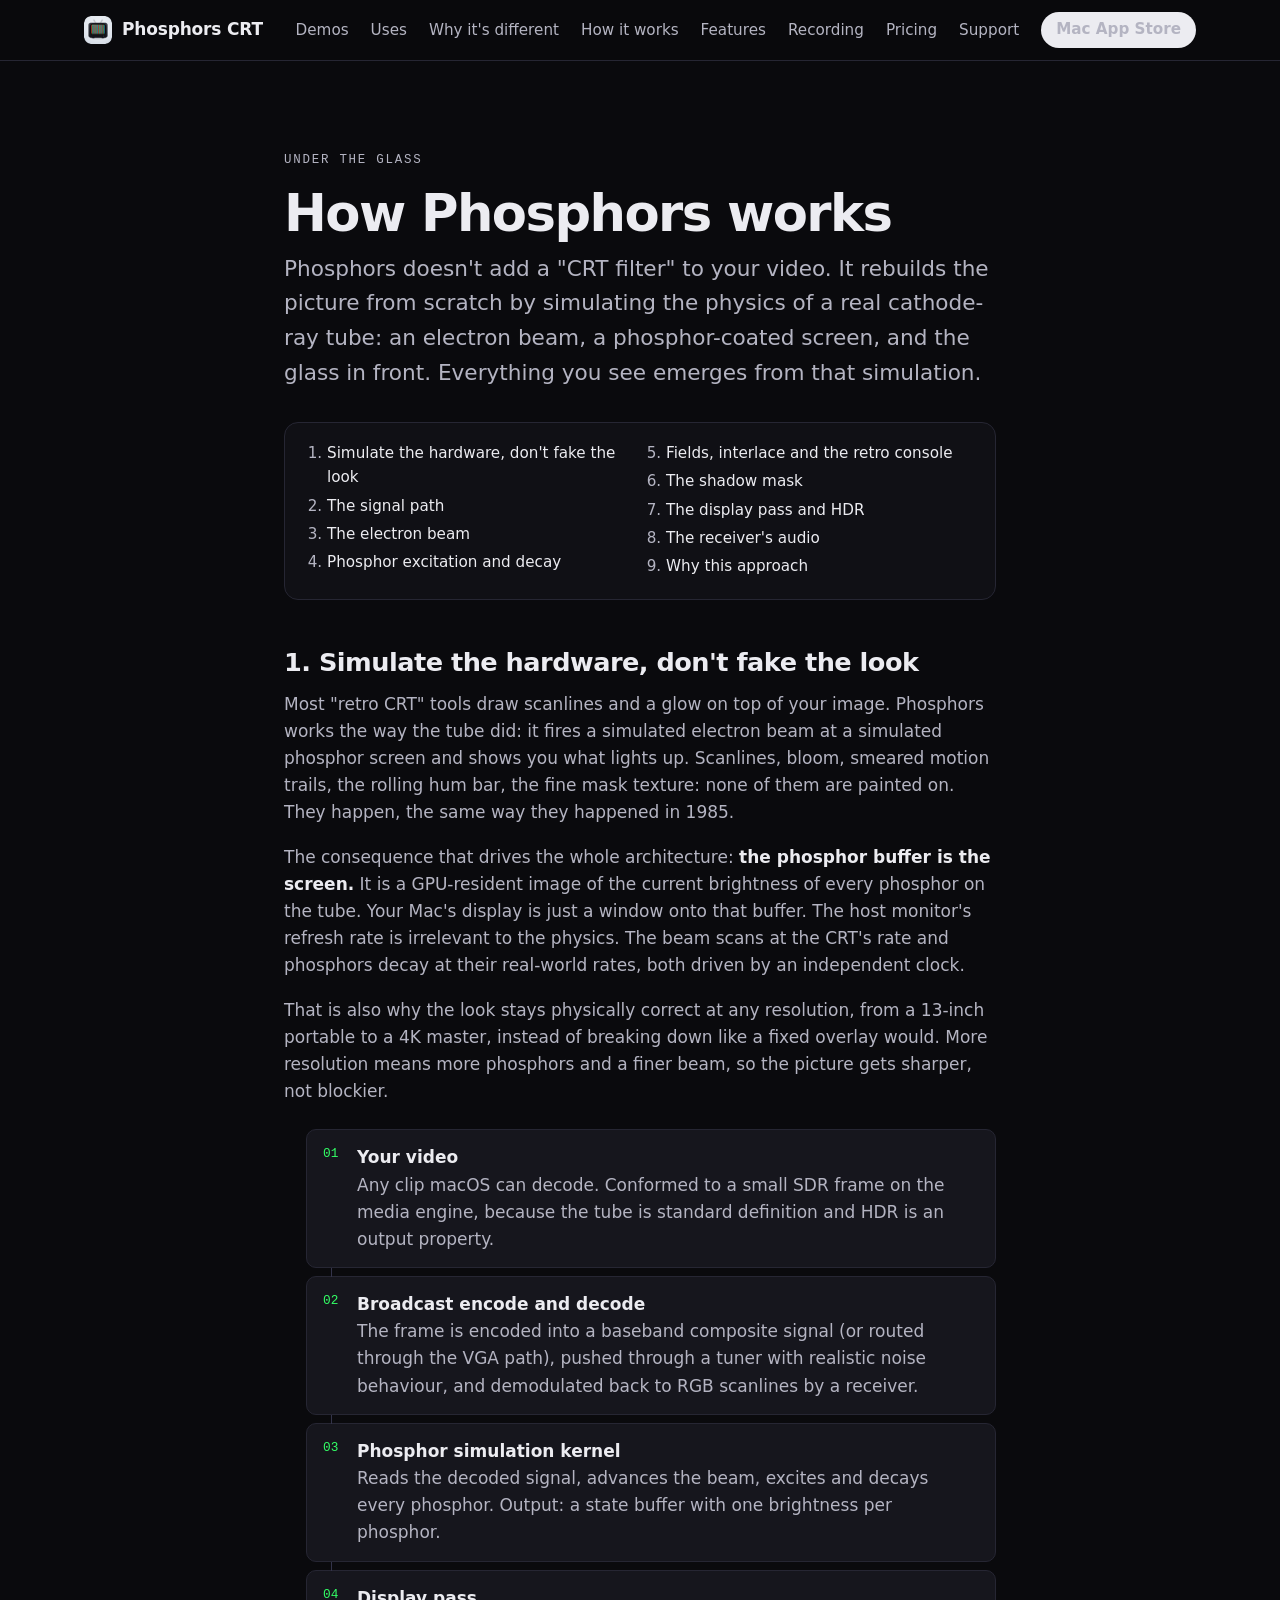
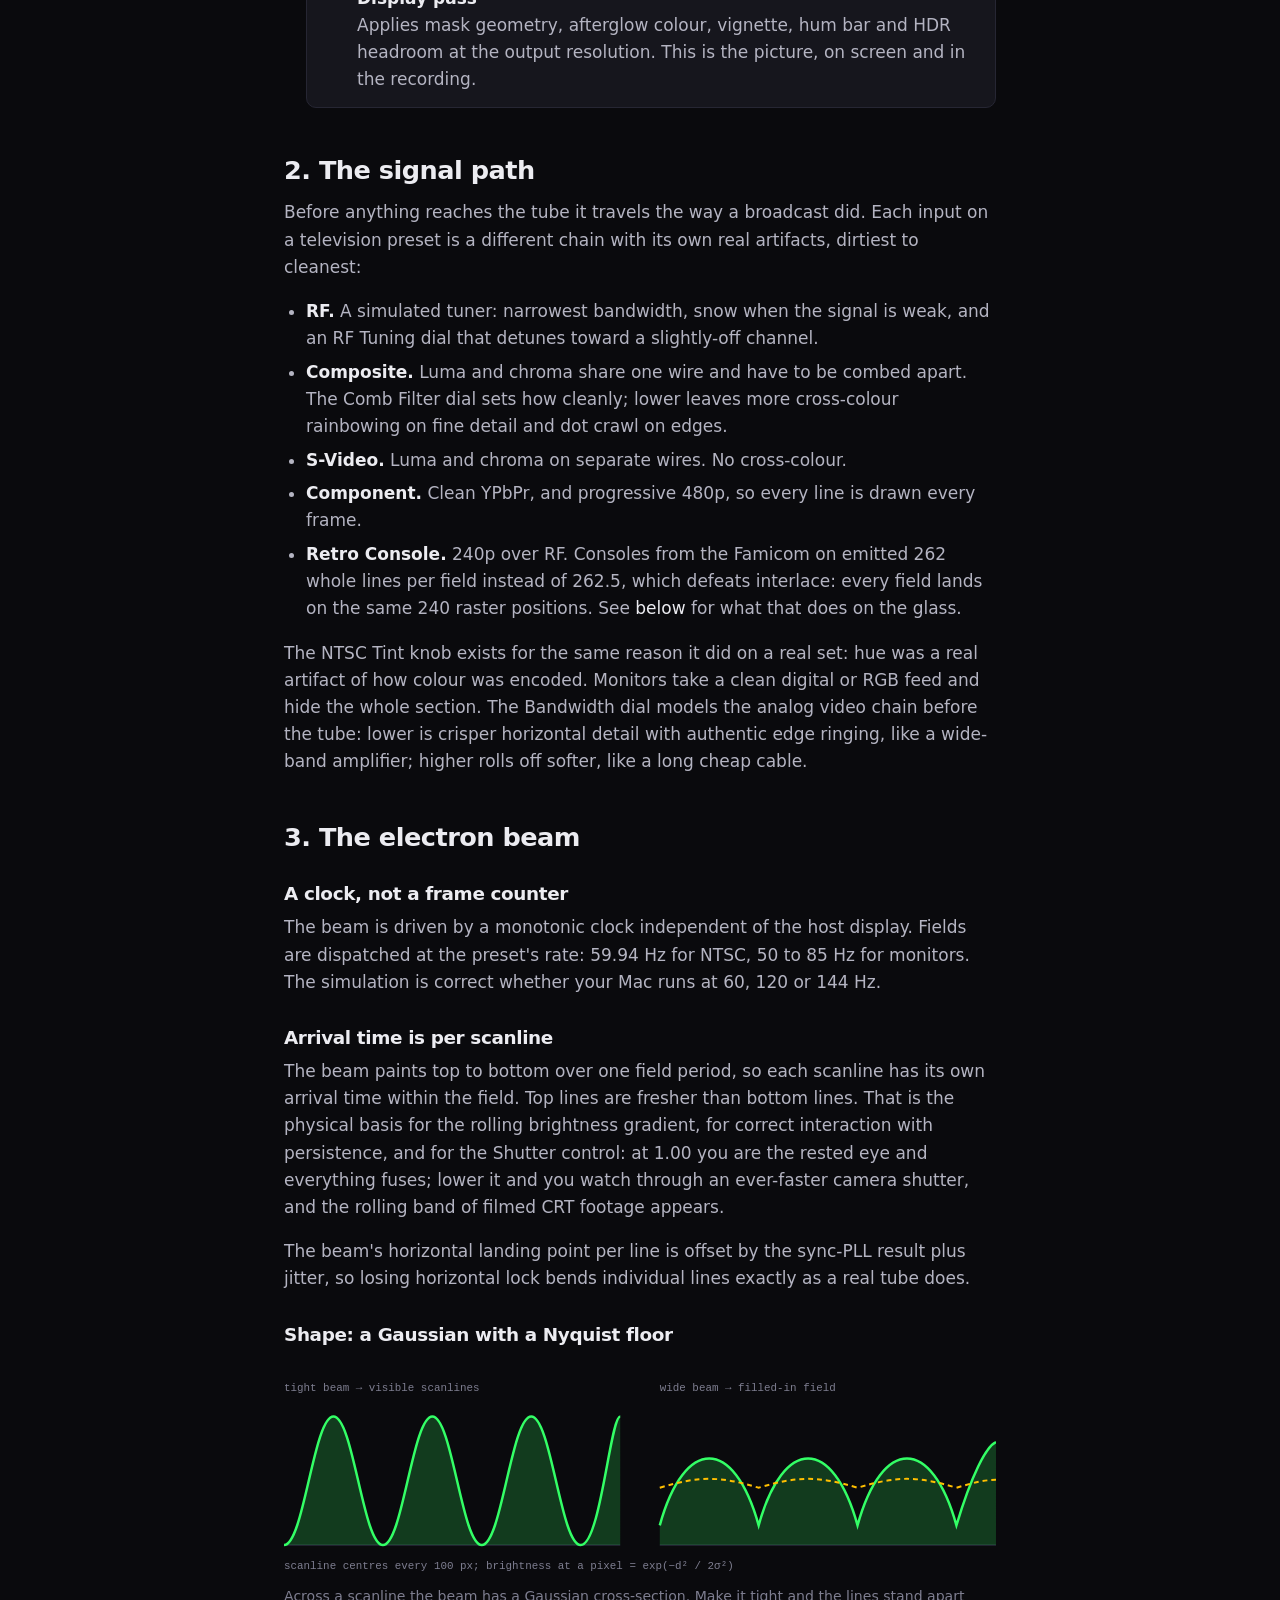
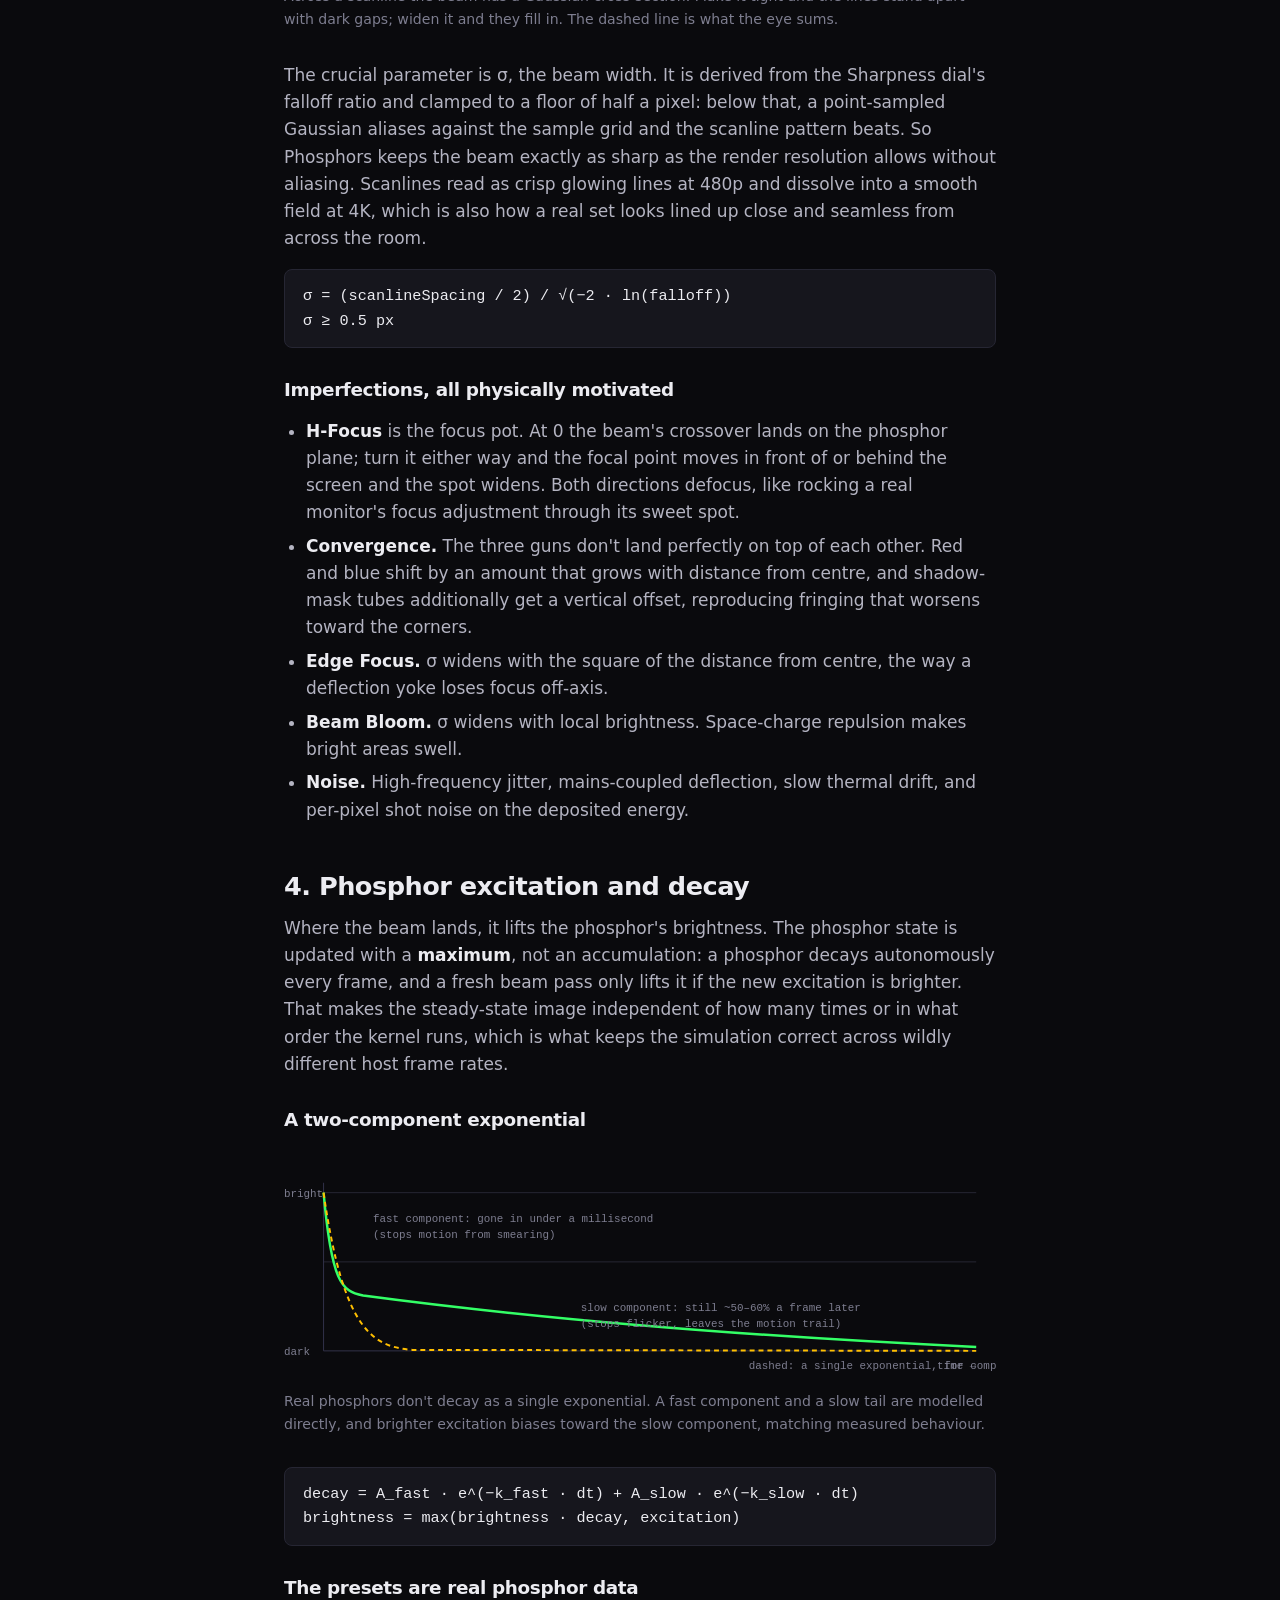
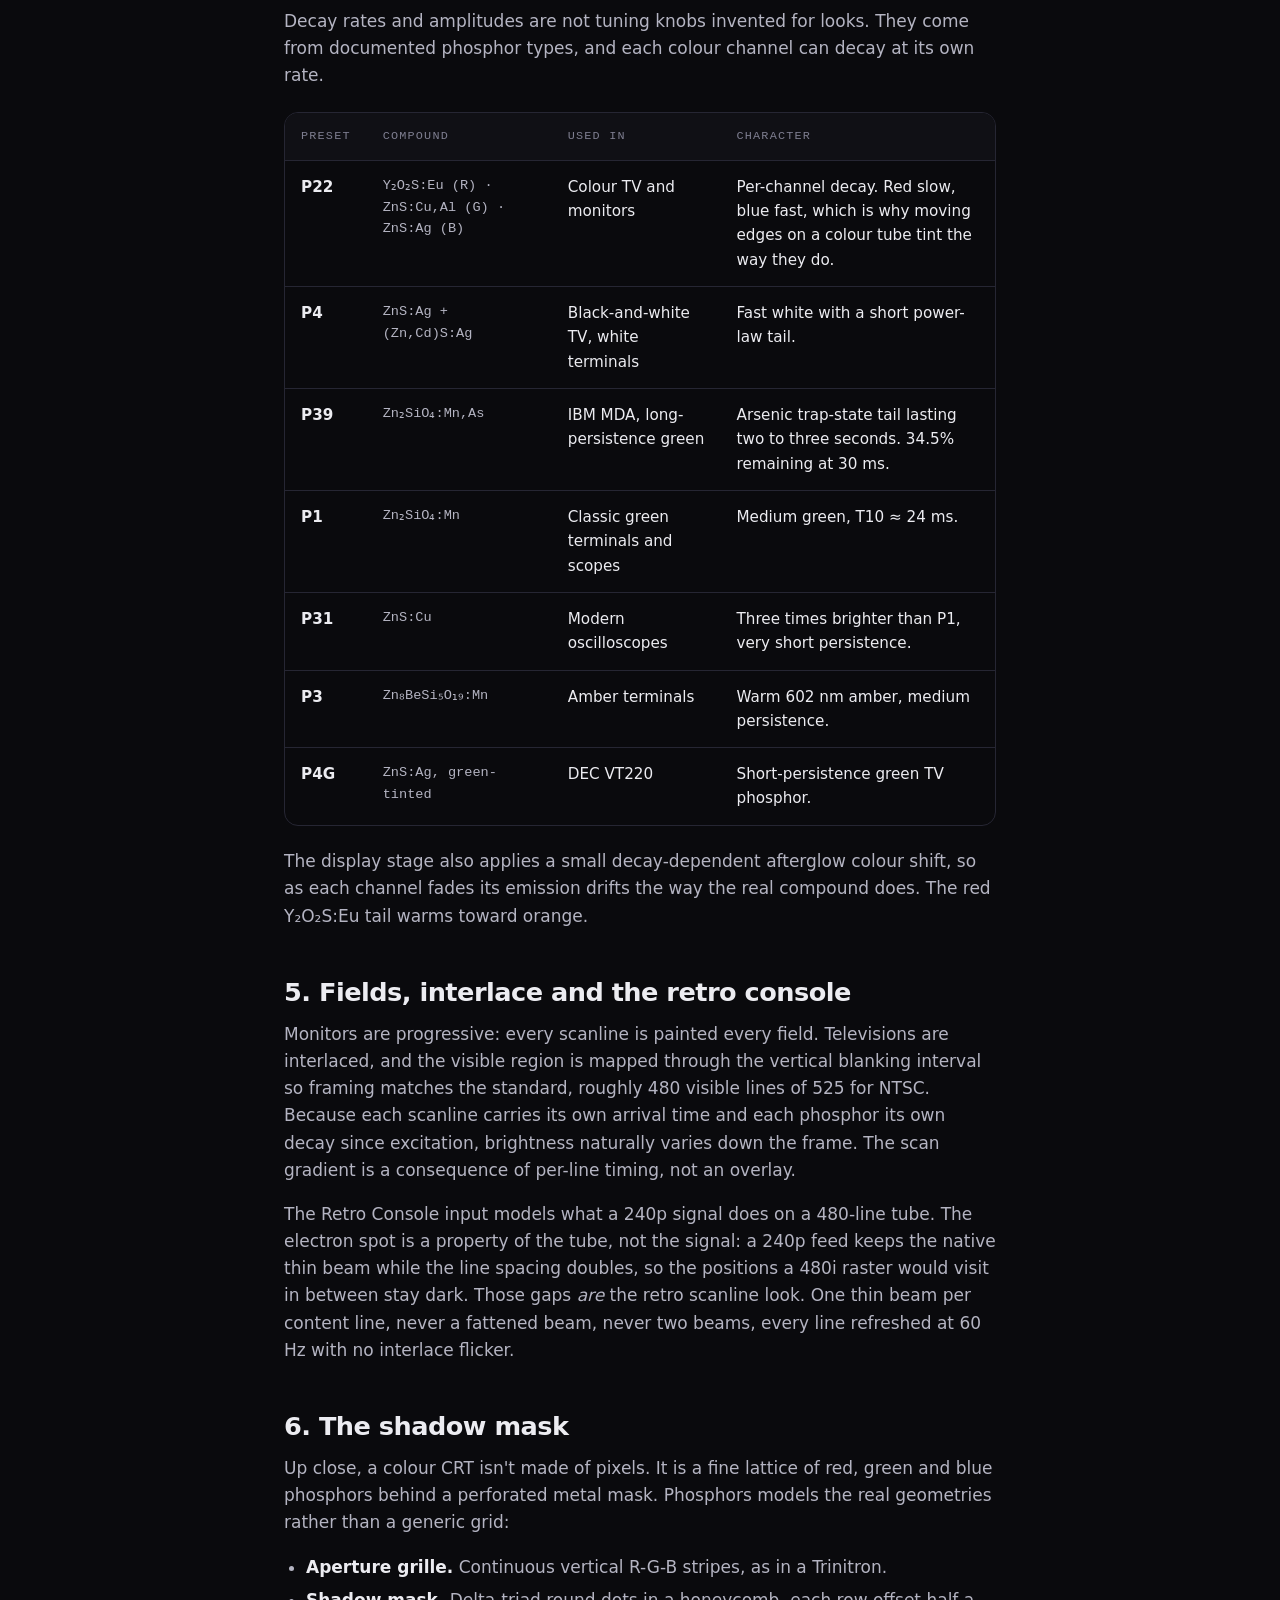
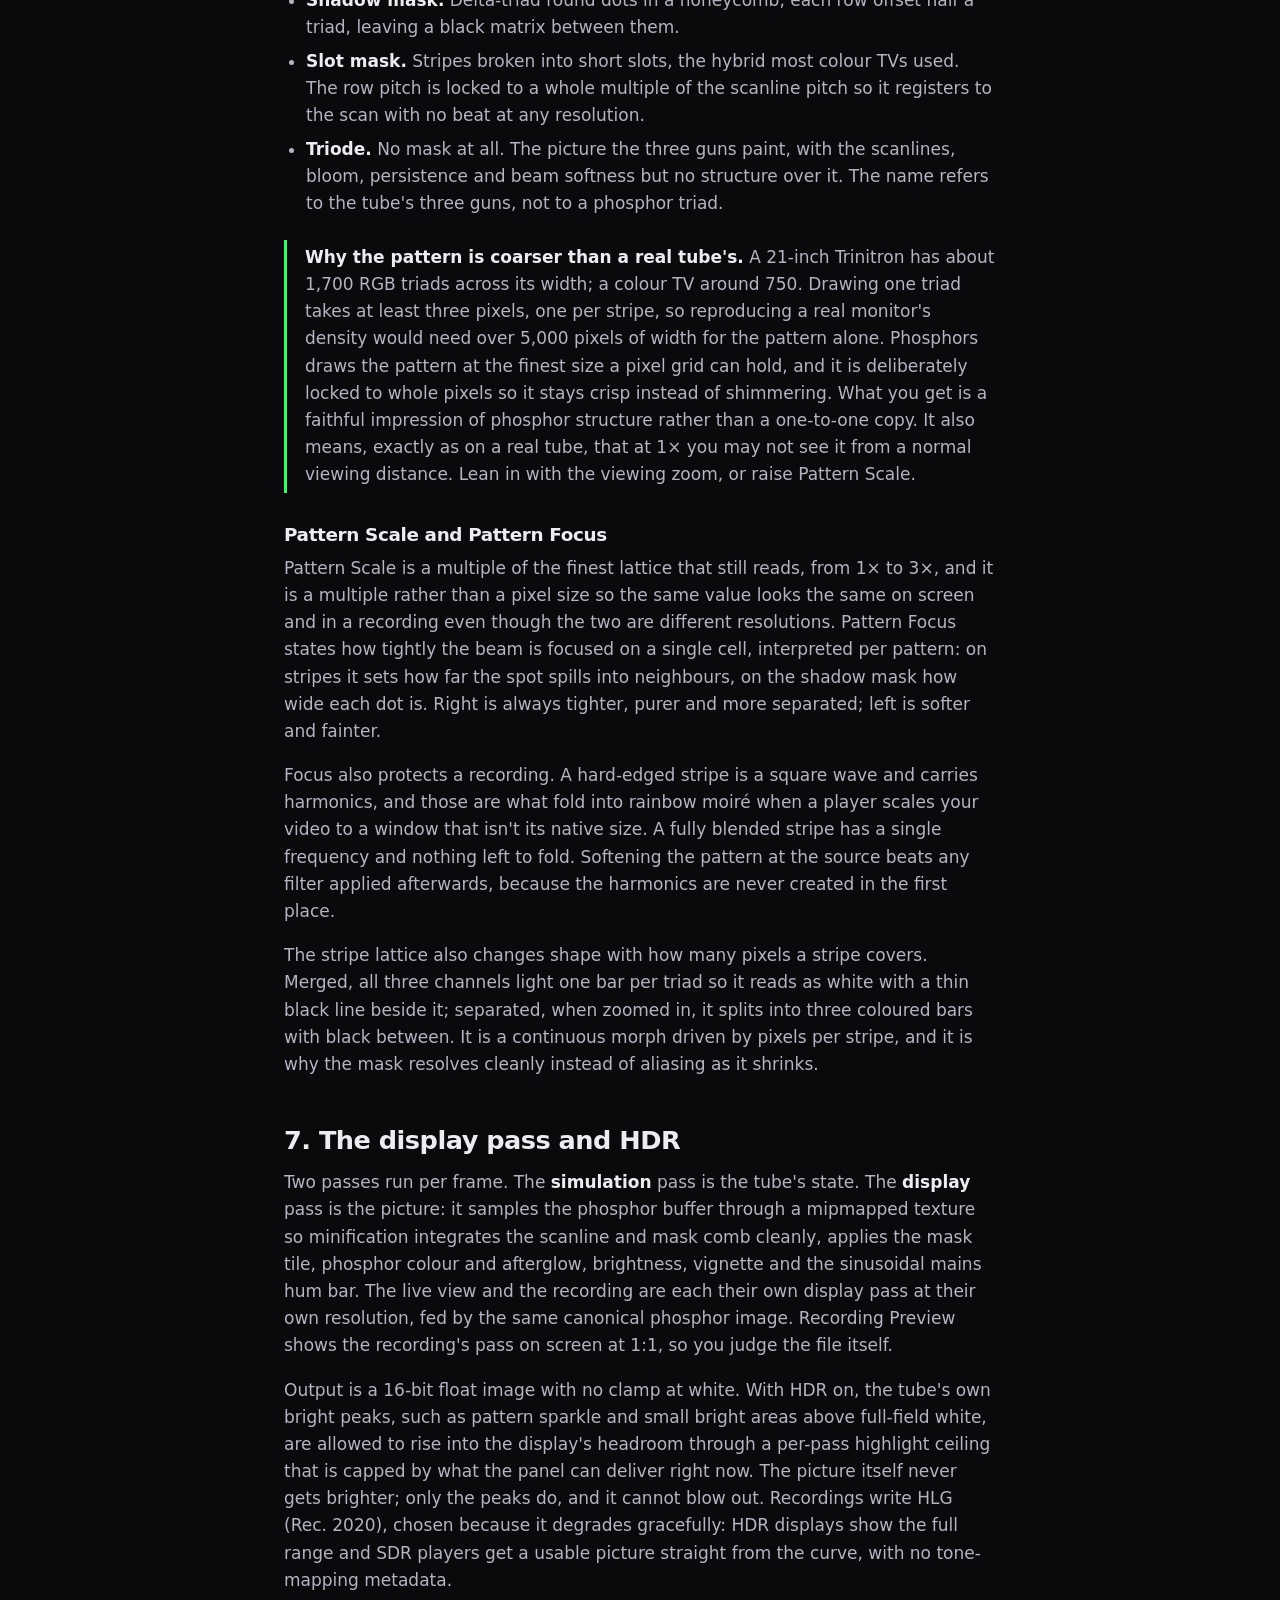
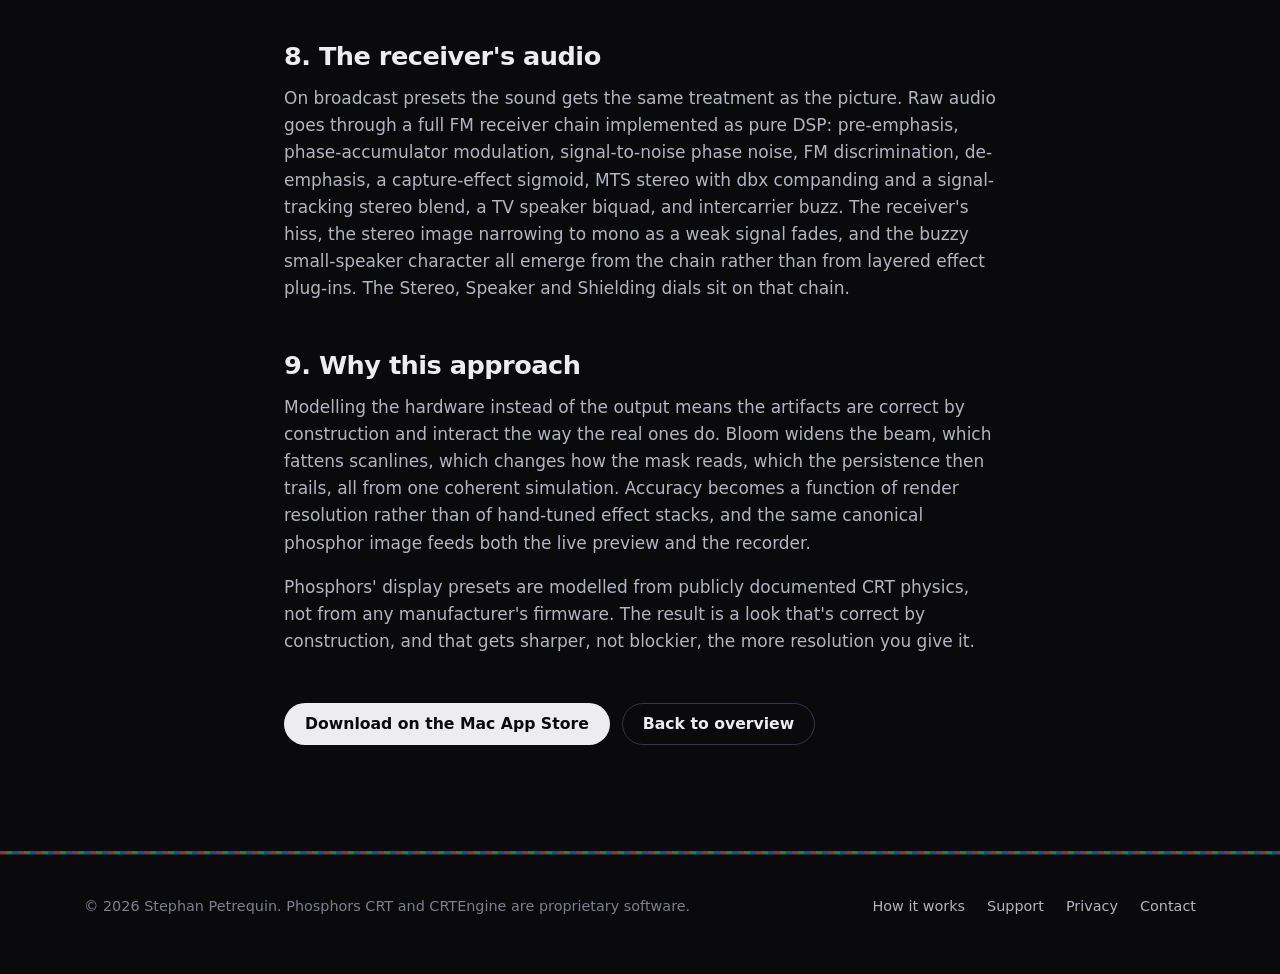
<file: how-it-works.html>
<!DOCTYPE html>
<html lang="en">
<head>
  <meta charset="UTF-8">
  <meta name="viewport" content="width=device-width, initial-scale=1">
  <title>How Phosphors CRT works — beam, phosphor, mask, signal</title>
  <meta name="description" content="How Phosphors CRT simulates a cathode-ray tube: a Gaussian electron beam with per-scanline timing, two-component phosphor decay from real compound data, three real mask geometries, and a full NTSC and VGA signal path. A simulation, not a filter.">
  <link rel="canonical" href="https://phosphorscrt.com/how-it-works.html">
  <link rel="icon" href="assets/img/favicon-64.png" type="image/png">
  <link rel="apple-touch-icon" href="assets/img/apple-touch-icon.png">
  <meta property="og:type" content="article">
  <meta property="og:title" content="How Phosphors CRT works">
  <meta property="og:description" content="A simulated electron beam, real phosphor decay, real mask geometry and a full broadcast signal path. Why the look is correct by construction.">
  <meta property="og:image" content="https://phosphorscrt.com/assets/img/detail-stripes.jpg">
  <meta name="theme-color" content="#0a0a0d">
  <link rel="stylesheet" href="assets/css/site.css?v=20261014b">
</head>
<body>

<header class="nav">
  <div class="wrap">
    <a class="brand" href="./"><img src="assets/img/favicon-64.png" alt="" width="28" height="28">Phosphors CRT</a>
    <button class="nav-toggle" aria-expanded="false" aria-controls="nav-links">Menu</button>
    <nav class="nav-links" id="nav-links">
      <a href="./#demos">Demos</a>
      <a href="./#uses">Uses</a>
      <a href="./#not-a-filter">Why it's different</a>
      <a href="how-it-works.html">How it works</a>
      <a href="./#features">Features</a>
      <a href="./#recording">Recording</a>
      <a href="./#pricing">Pricing</a>
      <a href="support.html">Support</a>
      <a class="btn btn-primary btn-sm" href="https://apps.apple.com/us/app/phosphors-crt/id6784439481?mt=12">Mac App Store</a>
    </nav>
  </div>
</header>

<main class="article">
  <p class="eyebrow">Under the glass</p>
  <h1>How Phosphors works</h1>
  <p class="lede">Phosphors doesn't add a "CRT filter" to your video. It rebuilds the picture from scratch by simulating the physics of a real cathode-ray tube: an electron beam, a phosphor-coated screen, and the glass in front. Everything you see emerges from that simulation.</p>

  <div class="toc">
    <ol>
      <li><a href="#principle">Simulate the hardware, don't fake the look</a></li>
      <li><a href="#signal">The signal path</a></li>
      <li><a href="#beam">The electron beam</a></li>
      <li><a href="#phosphor">Phosphor excitation and decay</a></li>
      <li><a href="#interlace">Fields, interlace and the retro console</a></li>
      <li><a href="#mask">The shadow mask</a></li>
      <li><a href="#display">The display pass and HDR</a></li>
      <li><a href="#audio">The receiver's audio</a></li>
      <li><a href="#why">Why this approach</a></li>
    </ol>
  </div>

  <h2 id="principle">1. Simulate the hardware, don't fake the look</h2>
  <p>Most "retro CRT" tools draw scanlines and a glow on top of your image. Phosphors works the way the tube did: it fires a simulated electron beam at a simulated phosphor screen and shows you what lights up. Scanlines, bloom, smeared motion trails, the rolling hum bar, the fine mask texture: none of them are painted on. They happen, the same way they happened in 1985.</p>
  <p>The consequence that drives the whole architecture: <b>the phosphor buffer is the screen.</b> It is a GPU-resident image of the current brightness of every phosphor on the tube. Your Mac's display is just a window onto that buffer. The host monitor's refresh rate is irrelevant to the physics. The beam scans at the CRT's rate and phosphors decay at their real-world rates, both driven by an independent clock.</p>
  <p>That is also why the look stays physically correct at any resolution, from a 13-inch portable to a 4K master, instead of breaking down like a fixed overlay would. More resolution means more phosphors and a finer beam, so the picture gets sharper, not blockier.</p>

  <ol class="chain">
    <li data-n="01"><b>Your video</b> Any clip macOS can decode. Conformed to a small SDR frame on the media engine, because the tube is standard definition and HDR is an output property.</li>
    <li data-n="02"><b>Broadcast encode and decode</b> The frame is encoded into a baseband composite signal (or routed through the VGA path), pushed through a tuner with realistic noise behaviour, and demodulated back to RGB scanlines by a receiver.</li>
    <li data-n="03"><b>Phosphor simulation kernel</b> Reads the decoded signal, advances the beam, excites and decays every phosphor. Output: a state buffer with one brightness per phosphor.</li>
    <li data-n="04"><b>Display pass</b> Applies mask geometry, afterglow colour, vignette, hum bar and HDR headroom at the output resolution. This is the picture, on screen and in the recording.</li>
  </ol>

  <h2 id="signal">2. The signal path</h2>
  <p>Before anything reaches the tube it travels the way a broadcast did. Each input on a television preset is a different chain with its own real artifacts, dirtiest to cleanest:</p>
  <ul>
    <li><b>RF.</b> A simulated tuner: narrowest bandwidth, snow when the signal is weak, and an RF Tuning dial that detunes toward a slightly-off channel.</li>
    <li><b>Composite.</b> Luma and chroma share one wire and have to be combed apart. The Comb Filter dial sets how cleanly; lower leaves more cross-colour rainbowing on fine detail and dot crawl on edges.</li>
    <li><b>S-Video.</b> Luma and chroma on separate wires. No cross-colour.</li>
    <li><b>Component.</b> Clean YPbPr, and progressive 480p, so every line is drawn every frame.</li>
    <li><b>Retro Console.</b> 240p over RF. Consoles from the Famicom on emitted 262 whole lines per field instead of 262.5, which defeats interlace: every field lands on the same 240 raster positions. See <a href="#interlace">below</a> for what that does on the glass.</li>
  </ul>
  <p>The NTSC Tint knob exists for the same reason it did on a real set: hue was a real artifact of how colour was encoded. Monitors take a clean digital or RGB feed and hide the whole section. The Bandwidth dial models the analog video chain before the tube: lower is crisper horizontal detail with authentic edge ringing, like a wide-band amplifier; higher rolls off softer, like a long cheap cable.</p>

  <h2 id="beam">3. The electron beam</h2>
  <h3>A clock, not a frame counter</h3>
  <p>The beam is driven by a monotonic clock independent of the host display. Fields are dispatched at the preset's rate: 59.94 Hz for NTSC, 50 to 85 Hz for monitors. The simulation is correct whether your Mac runs at 60, 120 or 144 Hz.</p>

  <h3>Arrival time is per scanline</h3>
  <p>The beam paints top to bottom over one field period, so each scanline has its own arrival time within the field. Top lines are fresher than bottom lines. That is the physical basis for the rolling brightness gradient, for correct interaction with persistence, and for the Shutter control: at 1.00 you are the rested eye and everything fuses; lower it and you watch through an ever-faster camera shutter, and the rolling band of filmed CRT footage appears.</p>
  <p>The beam's horizontal landing point per line is offset by the sync-PLL result plus jitter, so losing horizontal lock bends individual lines exactly as a real tube does.</p>

  <h3>Shape: a Gaussian with a Nyquist floor</h3>
  <figure>
    <svg viewBox="0 0 720 200" aria-labelledby="beam-title" role="img">
      <title id="beam-title">Two Gaussian beam profiles across scanlines: a tight beam leaves dark gaps, a wide beam fills them in.</title>
      <g>
        <text class="d-label" x="0" y="14">tight beam → visible scanlines</text>
        <line class="d-axis" x1="0" y1="170" x2="340" y2="170"/>
        <path class="d-fill" d="M0,170 C20,170 30,40 50,40 C70,40 80,170 100,170 C120,170 130,40 150,40 C170,40 180,170 200,170 C220,170 230,40 250,40 C270,40 280,170 300,170 C320,170 330,40 340,40 L340,170 Z"/>
        <path class="d-line" d="M0,170 C20,170 30,40 50,40 C70,40 80,170 100,170 C120,170 130,40 150,40 C170,40 180,170 200,170 C220,170 230,40 250,40 C270,40 280,170 300,170 C320,170 330,40 340,40"/>
      </g>
      <g transform="translate(380,0)">
        <text class="d-label" x="0" y="14">wide beam → filled-in field</text>
        <line class="d-axis" x1="0" y1="170" x2="340" y2="170"/>
        <path class="d-fill" d="M0,150 C25,60 75,60 100,150 C125,60 175,60 200,150 C225,60 275,60 300,150 C315,100 330,70 340,66 L340,170 L0,170 Z"/>
        <path class="d-line" d="M0,150 C25,60 75,60 100,150 C125,60 175,60 200,150 C225,60 275,60 300,150 C315,100 330,70 340,66"/>
        <path class="d-line-2" d="M0,112 C40,100 60,100 100,112 C140,100 160,100 200,112 C240,100 260,100 300,112 C320,106 330,104 340,104"/>
      </g>
      <text class="d-label" x="0" y="194">scanline centres every 100 px; brightness at a pixel = exp(−d² / 2σ²)</text>
    </svg>
    <figcaption>Across a scanline the beam has a Gaussian cross-section. Make it tight and the lines stand apart with dark gaps; widen it and they fill in. The dashed line is what the eye sums.</figcaption>
  </figure>
  <p>The crucial parameter is σ, the beam width. It is derived from the Sharpness dial's falloff ratio and clamped to a floor of half a pixel: below that, a point-sampled Gaussian aliases against the sample grid and the scanline pattern beats. So Phosphors keeps the beam exactly as sharp as the render resolution allows without aliasing. Scanlines read as crisp glowing lines at 480p and dissolve into a smooth field at 4K, which is also how a real set looks lined up close and seamless from across the room.</p>
  <div class="formula">σ = (scanlineSpacing / 2) / √(−2 · ln(falloff))<br>σ ≥ 0.5 px</div>

  <h3>Imperfections, all physically motivated</h3>
  <ul>
    <li><b>H-Focus</b> is the focus pot. At 0 the beam's crossover lands on the phosphor plane; turn it either way and the focal point moves in front of or behind the screen and the spot widens. Both directions defocus, like rocking a real monitor's focus adjustment through its sweet spot.</li>
    <li><b>Convergence.</b> The three guns don't land perfectly on top of each other. Red and blue shift by an amount that grows with distance from centre, and shadow-mask tubes additionally get a vertical offset, reproducing fringing that worsens toward the corners.</li>
    <li><b>Edge Focus.</b> σ widens with the square of the distance from centre, the way a deflection yoke loses focus off-axis.</li>
    <li><b>Beam Bloom.</b> σ widens with local brightness. Space-charge repulsion makes bright areas swell.</li>
    <li><b>Noise.</b> High-frequency jitter, mains-coupled deflection, slow thermal drift, and per-pixel shot noise on the deposited energy.</li>
  </ul>

  <h2 id="phosphor">4. Phosphor excitation and decay</h2>
  <p>Where the beam lands, it lifts the phosphor's brightness. The phosphor state is updated with a <b>maximum</b>, not an accumulation: a phosphor decays autonomously every frame, and a fresh beam pass only lifts it if the new excitation is brighter. That makes the steady-state image independent of how many times or in what order the kernel runs, which is what keeps the simulation correct across wildly different host frame rates.</p>

  <h3>A two-component exponential</h3>
  <figure>
    <svg viewBox="0 0 720 220" role="img" aria-labelledby="decay-title">
      <title id="decay-title">Phosphor brightness over time: a fast collapse in under a millisecond, then a long shallow afterglow tail.</title>
      <line class="d-grid" x1="40" y1="30" x2="700" y2="30"/>
      <line class="d-grid" x1="40" y1="100" x2="700" y2="100"/>
      <line class="d-axis" x1="40" y1="190" x2="700" y2="190"/>
      <line class="d-axis" x1="40" y1="20" x2="40" y2="190"/>
      <path class="d-line" d="M40,30 C48,120 58,130 80,134 C200,150 400,172 700,186"/>
      <path class="d-line-2" d="M40,30 C60,170 90,186 130,189 L700,190"/>
      <text class="d-label" x="90" y="60">fast component: gone in under a millisecond</text>
      <text class="d-label" x="90" y="76">(stops motion from smearing)</text>
      <text class="d-label" x="300" y="150">slow component: still ~50–60% a frame later</text>
      <text class="d-label" x="300" y="166">(stops flicker, leaves the motion trail)</text>
      <text class="d-label" x="700" y="208" text-anchor="end">time →</text>
      <text class="d-label" x="0" y="34">bright</text>
      <text class="d-label" x="0" y="194">dark</text>
      <text class="d-label" x="470" y="208">dashed: a single exponential, for comparison</text>
    </svg>
    <figcaption>Real phosphors don't decay as a single exponential. A fast component and a slow tail are modelled directly, and brighter excitation biases toward the slow component, matching measured behaviour.</figcaption>
  </figure>
  <div class="formula">decay = A_fast · e^(−k_fast · dt) + A_slow · e^(−k_slow · dt)<br>brightness = max(brightness · decay, excitation)</div>

  <h3>The presets are real phosphor data</h3>
  <p>Decay rates and amplitudes are not tuning knobs invented for looks. They come from documented phosphor types, and each colour channel can decay at its own rate.</p>
  <div class="table-wrap">
    <table>
      <thead><tr><th>Preset</th><th>Compound</th><th>Used in</th><th>Character</th></tr></thead>
      <tbody>
        <tr><td><b>P22</b></td><td class="mono">Y₂O₂S:Eu (R) · ZnS:Cu,Al (G) · ZnS:Ag (B)</td><td>Colour TV and monitors</td><td>Per-channel decay. Red slow, blue fast, which is why moving edges on a colour tube tint the way they do.</td></tr>
        <tr><td><b>P4</b></td><td class="mono">ZnS:Ag + (Zn,Cd)S:Ag</td><td>Black-and-white TV, white terminals</td><td>Fast white with a short power-law tail.</td></tr>
        <tr><td><b>P39</b></td><td class="mono">Zn₂SiO₄:Mn,As</td><td>IBM MDA, long-persistence green</td><td>Arsenic trap-state tail lasting two to three seconds. 34.5% remaining at 30 ms.</td></tr>
        <tr><td><b>P1</b></td><td class="mono">Zn₂SiO₄:Mn</td><td>Classic green terminals and scopes</td><td>Medium green, T10 ≈ 24 ms.</td></tr>
        <tr><td><b>P31</b></td><td class="mono">ZnS:Cu</td><td>Modern oscilloscopes</td><td>Three times brighter than P1, very short persistence.</td></tr>
        <tr><td><b>P3</b></td><td class="mono">Zn₈BeSi₅O₁₉:Mn</td><td>Amber terminals</td><td>Warm 602 nm amber, medium persistence.</td></tr>
        <tr><td><b>P4G</b></td><td class="mono">ZnS:Ag, green-tinted</td><td>DEC VT220</td><td>Short-persistence green TV phosphor.</td></tr>
      </tbody>
    </table>
  </div>
  <p>The display stage also applies a small decay-dependent afterglow colour shift, so as each channel fades its emission drifts the way the real compound does. The red Y₂O₂S:Eu tail warms toward orange.</p>

  <h2 id="interlace">5. Fields, interlace and the retro console</h2>
  <p>Monitors are progressive: every scanline is painted every field. Televisions are interlaced, and the visible region is mapped through the vertical blanking interval so framing matches the standard, roughly 480 visible lines of 525 for NTSC. Because each scanline carries its own arrival time and each phosphor its own decay since excitation, brightness naturally varies down the frame. The scan gradient is a consequence of per-line timing, not an overlay.</p>
  <p>The Retro Console input models what a 240p signal does on a 480-line tube. The electron spot is a property of the tube, not the signal: a 240p feed keeps the native thin beam while the line spacing doubles, so the positions a 480i raster would visit in between stay dark. Those gaps <em>are</em> the retro scanline look. One thin beam per content line, never a fattened beam, never two beams, every line refreshed at 60 Hz with no interlace flicker.</p>

  <h2 id="mask">6. The shadow mask</h2>
  <p>Up close, a colour CRT isn't made of pixels. It is a fine lattice of red, green and blue phosphors behind a perforated metal mask. Phosphors models the real geometries rather than a generic grid:</p>
  <ul>
    <li><b>Aperture grille.</b> Continuous vertical R-G-B stripes, as in a Trinitron.</li>
    <li><b>Shadow mask.</b> Delta-triad round dots in a honeycomb, each row offset half a triad, leaving a black matrix between them.</li>
    <li><b>Slot mask.</b> Stripes broken into short slots, the hybrid most colour TVs used. The row pitch is locked to a whole multiple of the scanline pitch so it registers to the scan with no beat at any resolution.</li>
    <li><b>Triode.</b> No mask at all. The picture the three guns paint, with the scanlines, bloom, persistence and beam softness but no structure over it. The name refers to the tube's three guns, not to a phosphor triad.</li>
  </ul>

  <div class="note">
    <p><b>Why the pattern is coarser than a real tube's.</b> A 21-inch Trinitron has about 1,700 RGB triads across its width; a colour TV around 750. Drawing one triad takes at least three pixels, one per stripe, so reproducing a real monitor's density would need over 5,000 pixels of width for the pattern alone. Phosphors draws the pattern at the finest size a pixel grid can hold, and it is deliberately locked to whole pixels so it stays crisp instead of shimmering. What you get is a faithful impression of phosphor structure rather than a one-to-one copy. It also means, exactly as on a real tube, that at 1× you may not see it from a normal viewing distance. Lean in with the viewing zoom, or raise Pattern Scale.</p>
  </div>

  <h3>Pattern Scale and Pattern Focus</h3>
  <p>Pattern Scale is a multiple of the finest lattice that still reads, from 1× to 3×, and it is a multiple rather than a pixel size so the same value looks the same on screen and in a recording even though the two are different resolutions. Pattern Focus states how tightly the beam is focused on a single cell, interpreted per pattern: on stripes it sets how far the spot spills into neighbours, on the shadow mask how wide each dot is. Right is always tighter, purer and more separated; left is softer and fainter.</p>
  <p>Focus also protects a recording. A hard-edged stripe is a square wave and carries harmonics, and those are what fold into rainbow moiré when a player scales your video to a window that isn't its native size. A fully blended stripe has a single frequency and nothing left to fold. Softening the pattern at the source beats any filter applied afterwards, because the harmonics are never created in the first place.</p>
  <p>The stripe lattice also changes shape with how many pixels a stripe covers. Merged, all three channels light one bar per triad so it reads as white with a thin black line beside it; separated, when zoomed in, it splits into three coloured bars with black between. It is a continuous morph driven by pixels per stripe, and it is why the mask resolves cleanly instead of aliasing as it shrinks.</p>

  <h2 id="display">7. The display pass and HDR</h2>
  <p>Two passes run per frame. The <b>simulation</b> pass is the tube's state. The <b>display</b> pass is the picture: it samples the phosphor buffer through a mipmapped texture so minification integrates the scanline and mask comb cleanly, applies the mask tile, phosphor colour and afterglow, brightness, vignette and the sinusoidal mains hum bar. The live view and the recording are each their own display pass at their own resolution, fed by the same canonical phosphor image. Recording Preview shows the recording's pass on screen at 1:1, so you judge the file itself.</p>
  <p>Output is a 16-bit float image with no clamp at white. With HDR on, the tube's own bright peaks, such as pattern sparkle and small bright areas above full-field white, are allowed to rise into the display's headroom through a per-pass highlight ceiling that is capped by what the panel can deliver right now. The picture itself never gets brighter; only the peaks do, and it cannot blow out. Recordings write HLG (Rec. 2020), chosen because it degrades gracefully: HDR displays show the full range and SDR players get a usable picture straight from the curve, with no tone-mapping metadata.</p>

  <h2 id="audio">8. The receiver's audio</h2>
  <p>On broadcast presets the sound gets the same treatment as the picture. Raw audio goes through a full FM receiver chain implemented as pure DSP: pre-emphasis, phase-accumulator modulation, signal-to-noise phase noise, FM discrimination, de-emphasis, a capture-effect sigmoid, MTS stereo with dbx companding and a signal-tracking stereo blend, a TV speaker biquad, and intercarrier buzz. The receiver's hiss, the stereo image narrowing to mono as a weak signal fades, and the buzzy small-speaker character all emerge from the chain rather than from layered effect plug-ins. The Stereo, Speaker and Shielding dials sit on that chain.</p>

  <h2 id="why">9. Why this approach</h2>
  <p>Modelling the hardware instead of the output means the artifacts are correct by construction and interact the way the real ones do. Bloom widens the beam, which fattens scanlines, which changes how the mask reads, which the persistence then trails, all from one coherent simulation. Accuracy becomes a function of render resolution rather than of hand-tuned effect stacks, and the same canonical phosphor image feeds both the live preview and the recorder.</p>
  <p>Phosphors' display presets are modelled from publicly documented CRT physics, not from any manufacturer's firmware. The result is a look that's correct by construction, and that gets sharper, not blockier, the more resolution you give it.</p>

  <div class="hero-ctas" style="margin-top:48px">
    <a class="btn btn-primary" href="https://apps.apple.com/us/app/phosphors-crt/id6784439481?mt=12">Download on the Mac App Store</a>
    <a class="btn btn-ghost" href="./">Back to overview</a>
  </div>
</main>

<div class="stripes thin"></div>
<footer>
  <div class="wrap">
    <span>© 2026 Stephan Petrequin. Phosphors CRT and CRTEngine are proprietary software.</span>
    <nav>
      <a href="how-it-works.html">How it works</a>
      <a href="support.html">Support</a>
      <a href="privacy.html">Privacy</a>
      <a href="mailto:sdevq@icloud.com?subject=Phosphors%20Support">Contact</a>
    </nav>
  </div>
</footer>

<script src="assets/js/site.js?v=20261014b" defer></script>
</body>
</html>
</file>
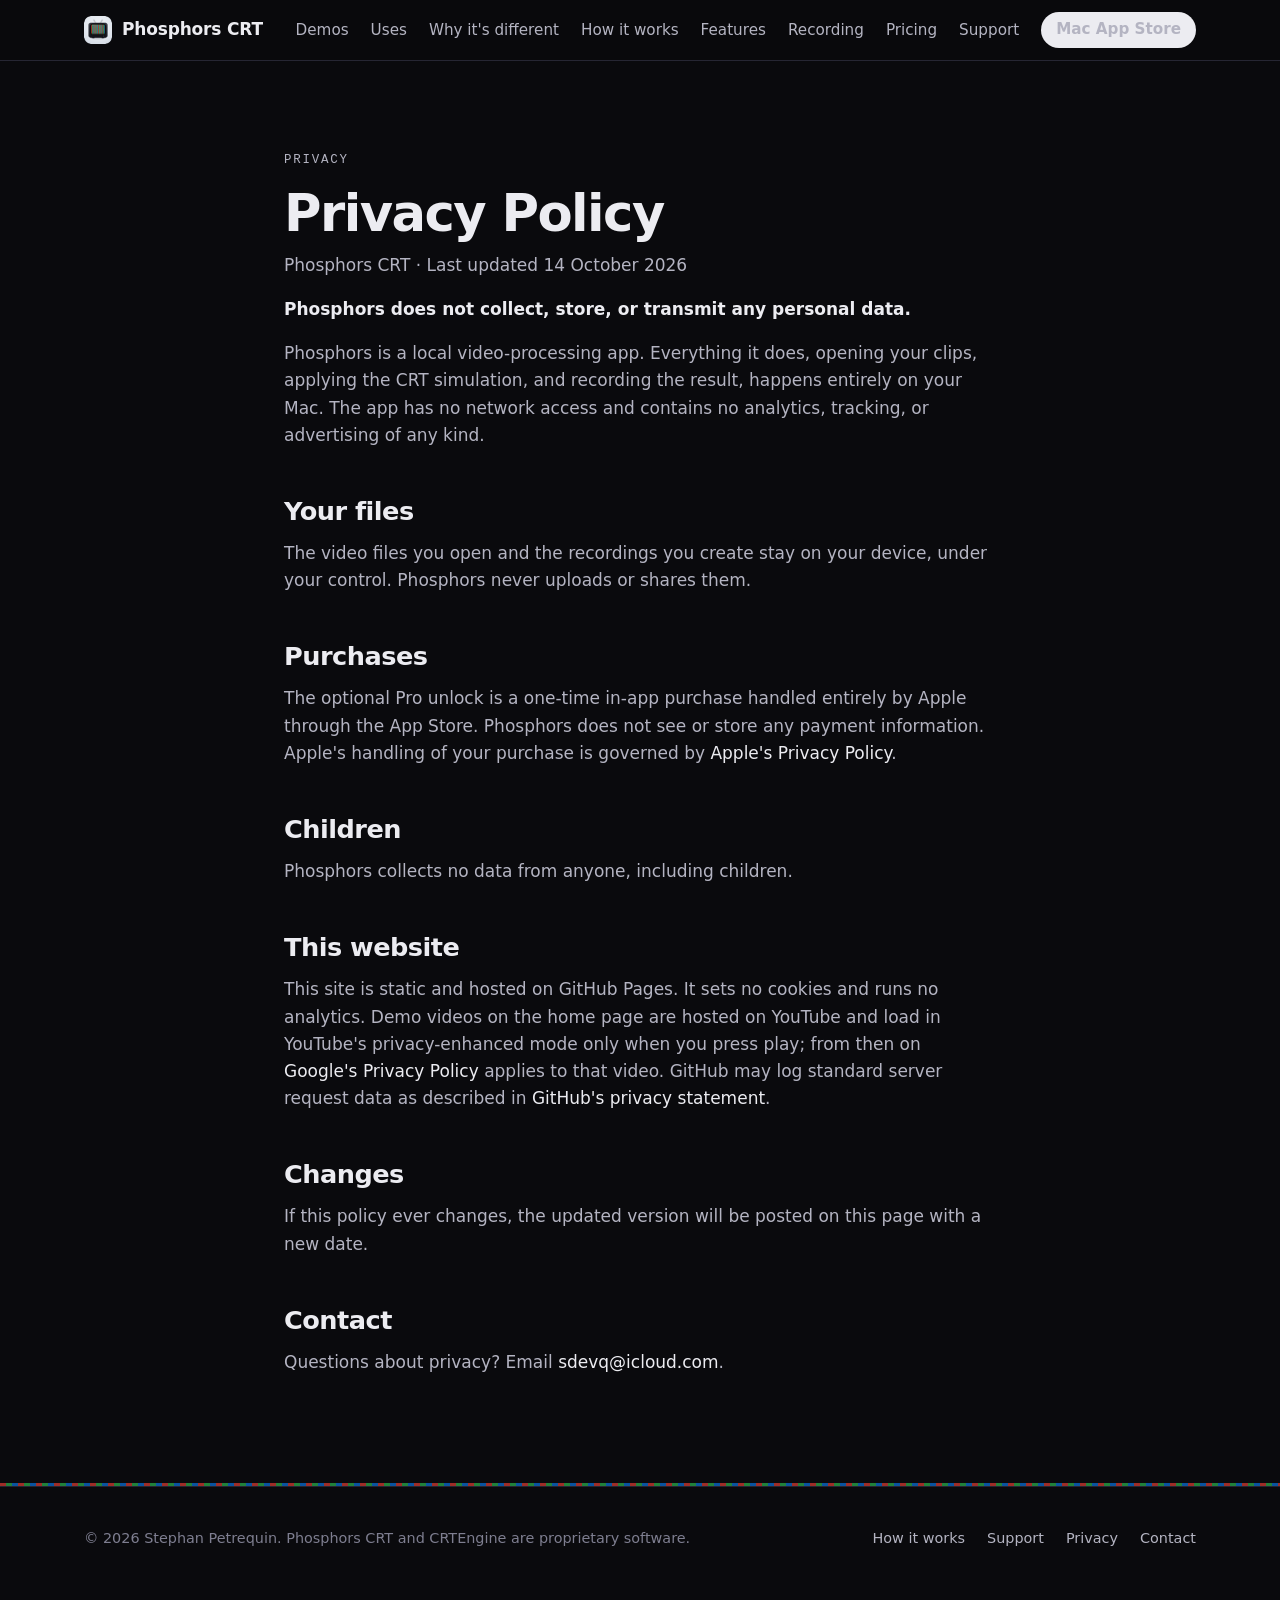
<file: privacy.html>
<!DOCTYPE html>
<html lang="en">
<head>
  <meta charset="UTF-8">
  <meta name="viewport" content="width=device-width, initial-scale=1">
  <title>Phosphors CRT — Privacy Policy</title>
  <meta name="description" content="Phosphors CRT does not collect, store, or transmit any personal data. The app has no network access.">
  <link rel="canonical" href="https://phosphorscrt.com/privacy.html">
  <link rel="icon" href="assets/img/favicon-64.png" type="image/png">
  <link rel="apple-touch-icon" href="assets/img/apple-touch-icon.png">
  <meta name="theme-color" content="#0a0a0d">
  <link rel="stylesheet" href="assets/css/site.css?v=20261014b">
</head>
<body>

<header class="nav">
  <div class="wrap">
    <a class="brand" href="./"><img src="assets/img/favicon-64.png" alt="" width="28" height="28">Phosphors CRT</a>
    <button class="nav-toggle" aria-expanded="false" aria-controls="nav-links">Menu</button>
    <nav class="nav-links" id="nav-links">
      <a href="./#demos">Demos</a>
      <a href="./#uses">Uses</a>
      <a href="./#not-a-filter">Why it's different</a>
      <a href="how-it-works.html">How it works</a>
      <a href="./#features">Features</a>
      <a href="./#recording">Recording</a>
      <a href="./#pricing">Pricing</a>
      <a href="support.html">Support</a>
      <a class="btn btn-primary btn-sm" href="https://apps.apple.com/us/app/phosphors-crt/id6784439481?mt=12">Mac App Store</a>
    </nav>
  </div>
</header>

<main class="article">
  <p class="eyebrow">Privacy</p>
  <h1>Privacy Policy</h1>
  <p class="muted">Phosphors CRT · Last updated 14 October 2026</p>

  <p><b>Phosphors does not collect, store, or transmit any personal data.</b></p>

  <p>Phosphors is a local video-processing app. Everything it does, opening your clips, applying the CRT simulation, and recording the result, happens entirely on your Mac. The app has no network access and contains no analytics, tracking, or advertising of any kind.</p>

  <h2>Your files</h2>
  <p>The video files you open and the recordings you create stay on your device, under your control. Phosphors never uploads or shares them.</p>

  <h2>Purchases</h2>
  <p>The optional Pro unlock is a one-time in-app purchase handled entirely by Apple through the App Store. Phosphors does not see or store any payment information. Apple's handling of your purchase is governed by <a href="https://www.apple.com/legal/privacy/">Apple's Privacy Policy</a>.</p>

  <h2>Children</h2>
  <p>Phosphors collects no data from anyone, including children.</p>

  <h2>This website</h2>
  <p>This site is static and hosted on GitHub Pages. It sets no cookies and runs no analytics. Demo videos on the home page are hosted on YouTube and load in YouTube's privacy-enhanced mode only when you press play; from then on <a href="https://policies.google.com/privacy">Google's Privacy Policy</a> applies to that video. GitHub may log standard server request data as described in <a href="https://docs.github.com/en/site-policy/privacy-policies/github-general-privacy-statement">GitHub's privacy statement</a>.</p>

  <h2>Changes</h2>
  <p>If this policy ever changes, the updated version will be posted on this page with a new date.</p>

  <h2>Contact</h2>
  <p>Questions about privacy? Email <a href="mailto:sdevq@icloud.com?subject=Phosphors%20Support">sdevq@icloud.com</a>.</p>
</main>

<div class="stripes thin"></div>
<footer>
  <div class="wrap">
    <span>© 2026 Stephan Petrequin. Phosphors CRT and CRTEngine are proprietary software.</span>
    <nav>
      <a href="how-it-works.html">How it works</a>
      <a href="support.html">Support</a>
      <a href="privacy.html">Privacy</a>
      <a href="mailto:sdevq@icloud.com?subject=Phosphors%20Support">Contact</a>
    </nav>
  </div>
</footer>

<script src="assets/js/site.js?v=20261014b" defer></script>
</body>
</html>
</file>
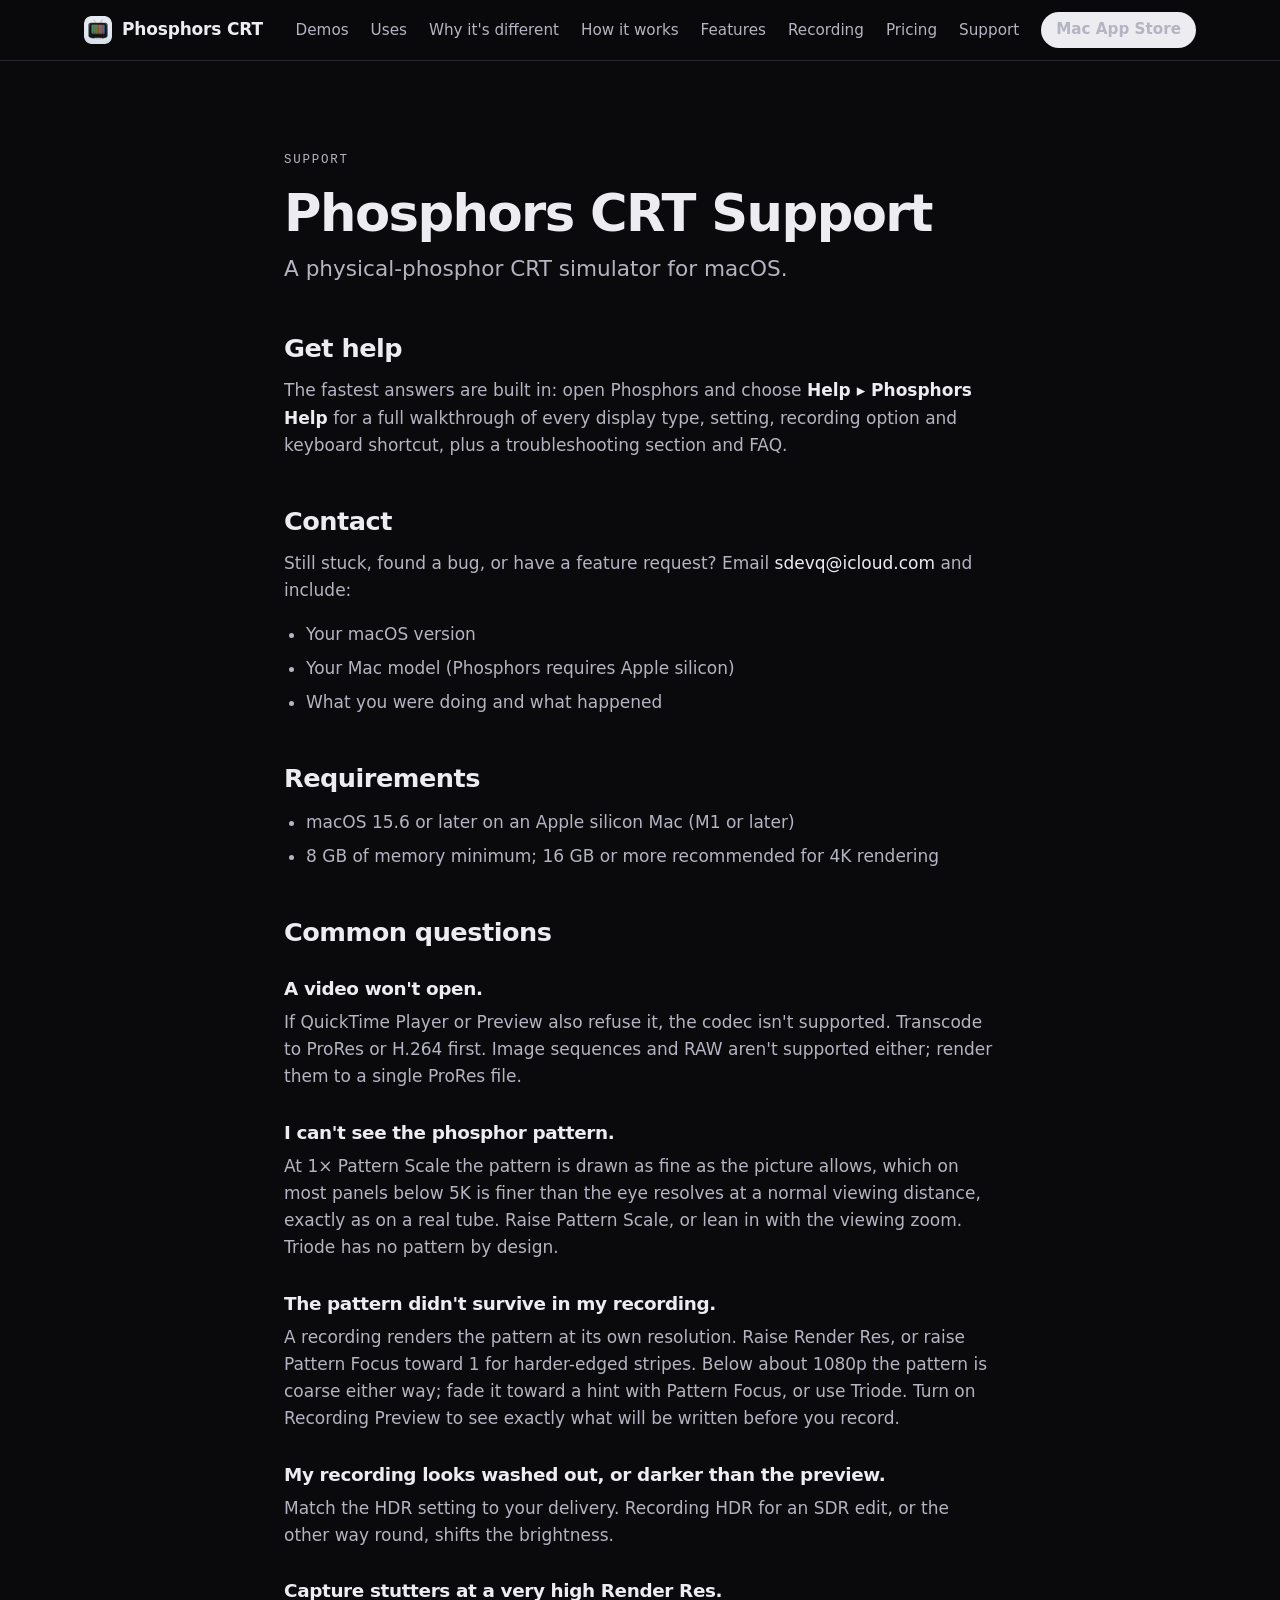
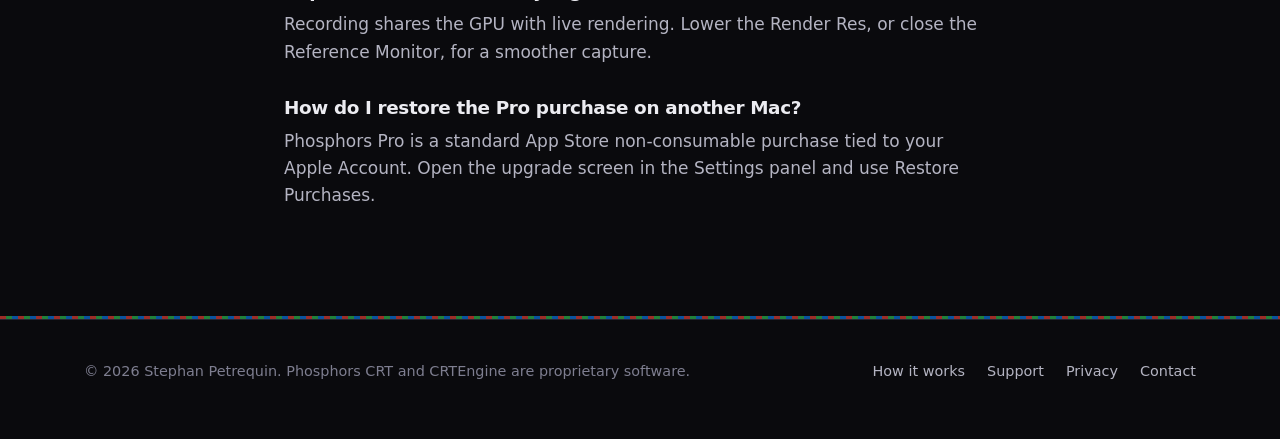
<file: support.html>
<!DOCTYPE html>
<html lang="en">
<head>
  <meta charset="UTF-8">
  <meta name="viewport" content="width=device-width, initial-scale=1">
  <title>Phosphors CRT — Support</title>
  <meta name="description" content="Support for Phosphors CRT, the physical-phosphor CRT simulator for macOS. Requirements, common questions, and how to get help.">
  <link rel="canonical" href="https://phosphorscrt.com/support.html">
  <link rel="icon" href="assets/img/favicon-64.png" type="image/png">
  <link rel="apple-touch-icon" href="assets/img/apple-touch-icon.png">
  <meta name="theme-color" content="#0a0a0d">
  <link rel="stylesheet" href="assets/css/site.css?v=20261014b">
</head>
<body>

<header class="nav">
  <div class="wrap">
    <a class="brand" href="./"><img src="assets/img/favicon-64.png" alt="" width="28" height="28">Phosphors CRT</a>
    <button class="nav-toggle" aria-expanded="false" aria-controls="nav-links">Menu</button>
    <nav class="nav-links" id="nav-links">
      <a href="./#demos">Demos</a>
      <a href="./#uses">Uses</a>
      <a href="./#not-a-filter">Why it's different</a>
      <a href="how-it-works.html">How it works</a>
      <a href="./#features">Features</a>
      <a href="./#recording">Recording</a>
      <a href="./#pricing">Pricing</a>
      <a href="support.html">Support</a>
      <a class="btn btn-primary btn-sm" href="https://apps.apple.com/us/app/phosphors-crt/id6784439481?mt=12">Mac App Store</a>
    </nav>
  </div>
</header>

<main class="article">
  <p class="eyebrow">Support</p>
  <h1>Phosphors CRT Support</h1>
  <p class="lede">A physical-phosphor CRT simulator for macOS.</p>

  <h2>Get help</h2>
  <p>The fastest answers are built in: open Phosphors and choose <b>Help ▸ Phosphors Help</b> for a full walkthrough of every display type, setting, recording option and keyboard shortcut, plus a troubleshooting section and FAQ.</p>

  <h2>Contact</h2>
  <p>Still stuck, found a bug, or have a feature request? Email <a href="mailto:sdevq@icloud.com?subject=Phosphors%20Support">sdevq@icloud.com</a> and include:</p>
  <ul>
    <li>Your macOS version</li>
    <li>Your Mac model (Phosphors requires Apple silicon)</li>
    <li>What you were doing and what happened</li>
  </ul>

  <h2>Requirements</h2>
  <ul>
    <li>macOS 15.6 or later on an Apple silicon Mac (M1 or later)</li>
    <li>8 GB of memory minimum; 16 GB or more recommended for 4K rendering</li>
  </ul>

  <h2>Common questions</h2>
  <h3>A video won't open.</h3>
  <p>If QuickTime Player or Preview also refuse it, the codec isn't supported. Transcode to ProRes or H.264 first. Image sequences and RAW aren't supported either; render them to a single ProRes file.</p>

  <h3>I can't see the phosphor pattern.</h3>
  <p>At 1× Pattern Scale the pattern is drawn as fine as the picture allows, which on most panels below 5K is finer than the eye resolves at a normal viewing distance, exactly as on a real tube. Raise Pattern Scale, or lean in with the viewing zoom. Triode has no pattern by design.</p>

  <h3>The pattern didn't survive in my recording.</h3>
  <p>A recording renders the pattern at its own resolution. Raise Render Res, or raise Pattern Focus toward 1 for harder-edged stripes. Below about 1080p the pattern is coarse either way; fade it toward a hint with Pattern Focus, or use Triode. Turn on Recording Preview to see exactly what will be written before you record.</p>

  <h3>My recording looks washed out, or darker than the preview.</h3>
  <p>Match the HDR setting to your delivery. Recording HDR for an SDR edit, or the other way round, shifts the brightness.</p>

  <h3>Capture stutters at a very high Render Res.</h3>
  <p>Recording shares the GPU with live rendering. Lower the Render Res, or close the Reference Monitor, for a smoother capture.</p>

  <h3>How do I restore the Pro purchase on another Mac?</h3>
  <p>Phosphors Pro is a standard App Store non-consumable purchase tied to your Apple Account. Open the upgrade screen in the Settings panel and use Restore Purchases.</p>
</main>

<div class="stripes thin"></div>
<footer>
  <div class="wrap">
    <span>© 2026 Stephan Petrequin. Phosphors CRT and CRTEngine are proprietary software.</span>
    <nav>
      <a href="how-it-works.html">How it works</a>
      <a href="support.html">Support</a>
      <a href="privacy.html">Privacy</a>
      <a href="mailto:sdevq@icloud.com?subject=Phosphors%20Support">Contact</a>
    </nav>
  </div>
</footer>

<script src="assets/js/site.js?v=20261014b" defer></script>
</body>
</html>
</file>
<file: assets/css/site.css>
/* Phosphors CRT — site styles
   Dark by design: the product is a glowing tube in a dark room. */

:root {
  --bg: #0a0a0d;
  --bg-2: #101015;
  --surface: #16161d;
  --surface-2: #1d1d26;
  --line: #262633;
  --line-2: #33334a;
  --text: #ececf1;
  --text-2: #b4b4c2;
  --muted: #7e7e90;
  --green: #33ff66;   /* P1 */
  --amber: #ffbf00;   /* P3 */
  --white-p4: #c8d2ff;
  --r: #ff453a;
  --g: #30d158;
  --b: #0a84ff;
  --accent: var(--green);
  --accent-ink: #071b0c;
  --radius: 14px;
  --radius-s: 8px;
  --max: 1160px;
  --font: -apple-system, BlinkMacSystemFont, "SF Pro Text", "Helvetica Neue", Inter, system-ui, sans-serif;
  --mono: ui-monospace, "SF Mono", Menlo, Consolas, monospace;
}

* { box-sizing: border-box; }
html { scroll-behavior: smooth; -webkit-text-size-adjust: 100%; }
body {
  margin: 0;
  background: var(--bg);
  color: var(--text);
  font: 17px/1.6 var(--font);
  -webkit-font-smoothing: antialiased;
  overflow-x: hidden;
}
img, svg, video { max-width: 100%; height: auto; display: block; }
a { color: var(--text); text-decoration: none; }
a:hover { text-decoration: underline; text-underline-offset: 3px; }
h1, h2, h3, h4 { margin: 0; line-height: 1.12; letter-spacing: -0.02em; font-weight: 650; }
h1 { font-size: clamp(2.4rem, 6vw, 4.4rem); letter-spacing: -0.03em; }
h2 { font-size: clamp(1.8rem, 3.6vw, 2.6rem); }
h3 { font-size: 1.2rem; }
p { margin: 0 0 1em; }
code, kbd { font-family: var(--mono); font-size: 0.9em; background: var(--surface-2); padding: 0.1em 0.4em; border-radius: 4px; }
.wrap { max-width: var(--max); margin: 0 auto; padding: 0 24px; }
.eyebrow {
  font-family: var(--mono);
  font-size: 0.78rem;
  letter-spacing: 0.14em;
  text-transform: uppercase;
  color: var(--accent);
  margin: 0 0 0.9rem;
}
.lede { font-size: clamp(1.1rem, 1.9vw, 1.35rem); color: var(--text-2); max-width: 62ch; }
.muted { color: var(--muted); }
.small { font-size: 0.92rem; }
section { padding: clamp(64px, 9vw, 120px) 0; }
section + section { border-top: 1px solid var(--line); }

/* RGB stripe motif, borrowed from the app icon */
.stripes {
  height: 6px;
  background: repeating-linear-gradient(90deg,
    var(--r) 0 6px, var(--g) 6px 12px, var(--b) 12px 18px);
  opacity: 0.9;
}
.stripes.thin { height: 3px; opacity: 0.6; }

/* ---------- Nav ---------- */
.nav {
  position: sticky; top: 0; z-index: 50;
  background: color-mix(in srgb, var(--bg) 82%, transparent);
  backdrop-filter: saturate(140%) blur(14px);
  -webkit-backdrop-filter: saturate(140%) blur(14px);
  border-bottom: 1px solid var(--line);
}
.nav .wrap { display: flex; align-items: center; gap: 28px; height: 60px; }
.brand { display: flex; align-items: center; gap: 10px; font-weight: 650; letter-spacing: -0.01em; }
.brand img { width: 28px; height: 28px; border-radius: 7px; }
.nav-links { display: flex; gap: 22px; margin-left: auto; align-items: center; }
.nav-links a { color: var(--text-2); font-size: 0.95rem; }
.nav-links a:hover { color: var(--text); text-decoration: none; }
.nav-toggle { display: none; margin-left: auto; background: none; border: 1px solid var(--line-2); color: var(--text); border-radius: 8px; padding: 6px 10px; font: inherit; }

/* ---------- Buttons ---------- */
.btn {
  display: inline-flex; align-items: center; gap: 10px;
  padding: 12px 20px; border-radius: 999px;
  font-weight: 600; font-size: 0.98rem; line-height: 1;
  border: 1px solid transparent; cursor: pointer; white-space: nowrap;
  transition: transform .12s ease, background .15s ease, border-color .15s ease;
}
.btn:hover { text-decoration: none; transform: translateY(-1px); }
.btn-primary { background: var(--text); color: #0b0b0f; }
.btn-primary:hover { background: #fff; }
.btn-ghost { border-color: var(--line-2); color: var(--text); background: transparent; }
.btn-ghost:hover { border-color: var(--text-2); }
.btn svg { width: 18px; height: 18px; }
.btn-sm { padding: 9px 14px; font-size: 0.9rem; }

/* ---------- Hero ---------- */
.hero {
  position: relative;
  padding: clamp(64px, 9vw, 120px) 0 0;
  overflow: hidden;
  border-bottom: 1px solid var(--line);
}
.hero::before {
  /* faint phosphor glow behind the headline */
  content: ""; position: absolute; inset: -20% -10% auto -10%; height: 70%;
  background:
    radial-gradient(60% 50% at 30% 30%, color-mix(in srgb, var(--green) 14%, transparent), transparent 70%),
    radial-gradient(50% 50% at 80% 20%, color-mix(in srgb, var(--b) 12%, transparent), transparent 70%);
  pointer-events: none;
}
.hero::after {
  /* very light scanline texture; decoration, not a simulation */
  content: ""; position: absolute; inset: 0;
  background: repeating-linear-gradient(0deg, rgba(255,255,255,0.025) 0 1px, transparent 1px 3px);
  pointer-events: none; mix-blend-mode: overlay;
}
.hero .wrap { position: relative; z-index: 1; }
.hero-grid { display: grid; grid-template-columns: 1.05fr 1fr; gap: 48px; align-items: center; }
.hero h1 { margin-bottom: 1.1rem; }
.hero h1 .glow { color: var(--green); text-shadow: 0 0 22px color-mix(in srgb, var(--green) 55%, transparent); }
.hero-ctas { display: flex; gap: 12px; flex-wrap: wrap; margin: 1.6rem 0 1rem; }
.hero-meta { font-family: var(--mono); font-size: 0.8rem; color: var(--muted); letter-spacing: 0.02em; }
.hero-meta span + span::before { content: "·"; margin: 0 8px; }

.shot {
  border-radius: 12px;
  border: 1px solid var(--line-2);
  box-shadow: 0 40px 80px -30px rgba(0,0,0,0.9), 0 0 0 1px rgba(255,255,255,0.03) inset;
  overflow: hidden;
  background: #000;
}
.shot img { width: 100%; }
.hero-shot { margin-top: clamp(40px, 6vw, 72px); }
.hero-shot .shot { transform: perspective(1400px) rotateX(2deg); transform-origin: top; }
.caption { font-size: 0.85rem; color: var(--muted); margin-top: 10px; text-align: center; }

/* ---------- Demos ---------- */
.demo { margin-top: 40px; }
.demo-player { position: relative; aspect-ratio: 16 / 9; }
.demo-player iframe { position: absolute; inset: 0; width: 100%; height: 100%; border: 0; }
.demo-poster { position: absolute; inset: 0; display: block; }
.demo-poster img { width: 100%; height: 100%; object-fit: cover; }
.demo-play {
  position: absolute; left: 50%; top: 50%; width: 76px; height: 76px; margin: -38px 0 0 -38px;
  display: grid; place-items: center; border-radius: 50%;
  background: color-mix(in srgb, var(--bg) 70%, transparent); color: var(--text);
  border: 1px solid var(--line-2);
  backdrop-filter: blur(6px); -webkit-backdrop-filter: blur(6px);
  transition: transform .15s ease, background .15s ease;
}
.demo-play svg { width: 34px; height: 34px; margin-left: 4px; }
.demo-poster:hover .demo-play, .demo-poster:focus-visible .demo-play { transform: scale(1.06); background: color-mix(in srgb, var(--bg) 50%, transparent); }
.demo-list { list-style: none; padding: 0; margin: 24px 0 0; display: grid; grid-template-columns: repeat(7, 1fr); gap: 12px; }
.demo-list a { display: block; color: var(--text-2); font-size: 0.85rem; line-height: 1.3; }
.demo-list a:hover { text-decoration: none; color: var(--text); }
.demo-list img { width: 100%; aspect-ratio: 16 / 9; object-fit: cover; border-radius: var(--radius-s); border: 1px solid var(--line); margin-bottom: 8px; transition: border-color .15s ease; }
.demo-list a:hover img { border-color: var(--line-2); }
.demo-list a[aria-current="true"] { color: var(--text); }
.demo-list a[aria-current="true"] img { border-color: var(--accent); box-shadow: 0 0 18px -4px color-mix(in srgb, var(--accent) 55%, transparent); }
.demo-group { margin: 36px 0 0; }
.demo-group + .demo-list { margin-top: 14px; }
.demo-note { margin: 20px 0 0; }
.demo-note a { color: var(--text-2); text-decoration: underline; text-underline-offset: 3px; }

/* ---------- Not-a-filter ---------- */
.trio { display: grid; grid-template-columns: repeat(3, 1fr); gap: 20px; margin-top: 40px; }
.card {
  background: var(--surface);
  border: 1px solid var(--line);
  border-radius: var(--radius);
  padding: 26px;
}
.card h3 { margin-bottom: 0.6rem; }
.card p { color: var(--text-2); margin: 0; font-size: 0.98rem; }
.card .eyebrow { margin-bottom: 0.6rem; }
.card figure { margin: 0 0 16px; }
.card figure svg { width: 100%; height: 110px; }

/* ---------- Feature grid ---------- */
.grid-2 { display: grid; grid-template-columns: repeat(2, 1fr); gap: 20px; }
.grid-3 { display: grid; grid-template-columns: repeat(3, 1fr); gap: 20px; }
.feature { padding: 24px; border: 1px solid var(--line); border-radius: var(--radius); background: var(--bg-2); }
.feature h3 { font-size: 1.05rem; margin-bottom: 0.4rem; }
.feature p { color: var(--text-2); font-size: 0.95rem; margin: 0; }
.feature .k { display: inline-block; font-family: var(--mono); font-size: 0.72rem; color: var(--accent); letter-spacing: 0.1em; text-transform: uppercase; margin-bottom: 10px; }

/* dial list */
.dials { display: grid; grid-template-columns: repeat(4, 1fr); gap: 14px 28px; margin-top: 28px; }
.dials div { border-top: 1px solid var(--line); padding-top: 12px; }
.dials b { display: block; font-size: 0.95rem; font-weight: 600; }
.dials span { font-size: 0.85rem; color: var(--muted); }

/* ---------- Pipeline ---------- */
.pipeline { display: grid; grid-template-columns: repeat(6, 1fr); gap: 10px; margin-top: 40px; counter-reset: step; }
.pipeline .step { position: relative; background: var(--surface); border: 1px solid var(--line); border-radius: 12px; padding: 18px 16px 16px; }
.pipeline .step::before { counter-increment: step; content: counter(step, decimal-leading-zero); font-family: var(--mono); font-size: 0.72rem; color: var(--accent); letter-spacing: 0.1em; }
.pipeline .step b { display: block; margin: 6px 0 4px; font-size: 0.98rem; }
.pipeline .step span { font-size: 0.85rem; color: var(--muted); line-height: 1.45; display: block; }

/* ---------- Tables ---------- */
.table-wrap { overflow-x: auto; margin-top: 32px; border: 1px solid var(--line); border-radius: var(--radius); }
table { width: 100%; border-collapse: collapse; font-size: 0.95rem; min-width: 640px; }
th, td { text-align: left; padding: 14px 16px; border-bottom: 1px solid var(--line); vertical-align: top; }
th { font-family: var(--mono); font-size: 0.74rem; letter-spacing: 0.1em; text-transform: uppercase; color: var(--muted); font-weight: 500; background: var(--bg-2); }
tr:last-child td { border-bottom: 0; }
td .sw { display: inline-block; width: 10px; height: 10px; border-radius: 50%; margin-right: 8px; vertical-align: -1px; box-shadow: 0 0 8px currentColor; }
td.mono { font-family: var(--mono); font-size: 0.85rem; color: var(--text-2); }

/* ---------- Two-column prose ---------- */
.split { display: grid; grid-template-columns: 1fr 1fr; gap: 56px; align-items: center; }
.split .shot { margin: 0; }
.checks { list-style: none; padding: 0; margin: 1.2rem 0 0; }
.checks li { position: relative; padding-left: 28px; margin-bottom: 0.7rem; color: var(--text-2); }
.checks li::before { content: ""; position: absolute; left: 0; top: 0.5em; width: 14px; height: 14px; border-radius: 50%; background: var(--accent); box-shadow: 0 0 10px color-mix(in srgb, var(--accent) 60%, transparent); }
.checks li b { color: var(--text); }

/* ---------- Steps ---------- */
.steps { counter-reset: s; display: grid; grid-template-columns: repeat(5, 1fr); gap: 16px; margin-top: 36px; }
.steps div { position: relative; padding-top: 44px; }
.steps div::before { counter-increment: s; content: counter(s); position: absolute; top: 0; left: 0; width: 32px; height: 32px; border-radius: 50%; border: 1px solid var(--line-2); display: grid; place-items: center; font-family: var(--mono); font-size: 0.85rem; color: var(--accent); }
.steps b { display: block; margin-bottom: 4px; }
.steps span { color: var(--muted); font-size: 0.9rem; }

/* ---------- Pricing ---------- */
.plans { display: grid; grid-template-columns: 1fr 1fr; gap: 20px; margin-top: 40px; max-width: 880px; }
.plan { border: 1px solid var(--line); border-radius: var(--radius); padding: 30px; background: var(--surface); position: relative; }
.plan.pro { border-color: color-mix(in srgb, var(--accent) 45%, var(--line)); box-shadow: 0 0 60px -20px color-mix(in srgb, var(--accent) 35%, transparent); }
.plan .price { font-size: 2.4rem; font-weight: 650; letter-spacing: -0.03em; margin: 8px 0 2px; }
.plan .price small { font-size: 0.95rem; color: var(--muted); font-weight: 500; letter-spacing: 0; margin-left: 6px; }
.plan ul { list-style: none; padding: 0; margin: 20px 0 24px; }
.plan li { padding: 8px 0; border-top: 1px solid var(--line); color: var(--text-2); font-size: 0.95rem; }
.plan li b { color: var(--text); }
.plan .tag { position: absolute; top: -12px; right: 24px; background: var(--accent); color: var(--accent-ink); font-family: var(--mono); font-size: 0.7rem; letter-spacing: 0.12em; text-transform: uppercase; padding: 5px 10px; border-radius: 999px; font-weight: 700; }

/* ---------- FAQ ---------- */
.faq { max-width: 800px; margin-top: 24px; }
.faq details { border-top: 1px solid var(--line); padding: 4px 0; }
.faq details:last-child { border-bottom: 1px solid var(--line); }
.faq summary { cursor: pointer; padding: 16px 0; font-weight: 600; list-style: none; display: flex; justify-content: space-between; gap: 16px; }
.faq summary::-webkit-details-marker { display: none; }
.faq summary::after { content: "+"; color: var(--muted); font-weight: 400; }
.faq details[open] summary::after { content: "–"; }
.faq details p { color: var(--text-2); margin: 0 0 16px; max-width: 70ch; }

/* ---------- CTA band ---------- */
.cta-band { text-align: center; }
.cta-band .icon { width: 96px; height: 96px; border-radius: 22px; margin: 0 auto 24px; box-shadow: 0 20px 50px -20px rgba(0,0,0,0.8); }
.cta-band h2 { margin-bottom: 0.7rem; }
.cta-band .hero-ctas { justify-content: center; }

/* ---------- Footer ---------- */
footer { border-top: 1px solid var(--line); padding: 40px 0 56px; color: var(--muted); font-size: 0.9rem; }
footer .wrap { display: flex; flex-wrap: wrap; gap: 16px 32px; align-items: center; }
footer nav { display: flex; gap: 22px; margin-left: auto; }
footer a { color: var(--text-2); }

/* ---------- Article pages (how it works, support, privacy) ---------- */
.article { max-width: 760px; padding: clamp(48px, 7vw, 96px) 24px; margin: 0 auto; }
.article h1 { font-size: clamp(2rem, 5vw, 3.2rem); margin-bottom: 0.6rem; }
.article h2 { font-size: 1.6rem; margin: 3rem 0 0.9rem; }
.article h3 { font-size: 1.15rem; margin: 2rem 0 0.6rem; }
.article p, .article li { color: var(--text-2); }
.article p b, .article li b { color: var(--text); }
.article ul, .article ol { padding-left: 22px; }
.article li { margin-bottom: 0.4rem; }
.article figure { margin: 2rem 0; }
.article figure svg { width: 100%; height: auto; }
.article figcaption { font-size: 0.88rem; color: var(--muted); margin-top: 10px; }
.article .formula { font-family: var(--mono); font-size: 0.95rem; background: var(--surface); border: 1px solid var(--line); border-radius: var(--radius-s); padding: 14px 18px; overflow-x: auto; color: var(--text); margin: 1rem 0 1.4rem; }
.article .note { border-left: 3px solid var(--accent); padding: 4px 0 4px 18px; margin: 1.4rem 0; }
.article .note p { margin: 0; }
.article .table-wrap { margin: 1.4rem 0; }
.article table { min-width: 0; }
.toc { border: 1px solid var(--line); border-radius: var(--radius); padding: 18px 22px; margin: 2rem 0; background: var(--bg-2); }
.toc ol { margin: 0; padding-left: 20px; columns: 2; column-gap: 32px; }
.toc li { margin-bottom: 4px; font-size: 0.95rem; }
.chain { list-style: none; padding: 0; margin: 1.5rem 0; }
.chain li { position: relative; padding: 14px 18px 14px 50px; background: var(--surface); border: 1px solid var(--line); border-radius: 10px; margin-bottom: 8px; color: var(--text-2); }
.chain li b { color: var(--text); display: block; }
.chain li::before { content: attr(data-n); position: absolute; left: 16px; top: 14px; font-family: var(--mono); color: var(--accent); font-size: 0.8rem; }
.chain li + li::after { content: ""; position: absolute; left: 24px; top: -9px; width: 1px; height: 9px; background: var(--line-2); }

/* ---------- SVG diagram colors ---------- */
.d-axis { stroke: var(--line-2); stroke-width: 1; }
.d-line { stroke: var(--green); stroke-width: 2.5; fill: none; }
.d-line-2 { stroke: var(--amber); stroke-width: 2; fill: none; stroke-dasharray: 5 4; }
.d-fill { fill: color-mix(in srgb, var(--green) 20%, transparent); }
.d-label { font-family: var(--mono); font-size: 11px; fill: var(--muted); }
.d-grid { stroke: var(--line); stroke-width: 1; }

/* ---------- Responsive ---------- */
@media (max-width: 980px) {
  .hero-grid, .split { grid-template-columns: 1fr; gap: 32px; }
  .trio, .grid-3 { grid-template-columns: 1fr 1fr; }
  .dials { grid-template-columns: 1fr 1fr 1fr; }
  .pipeline { grid-template-columns: repeat(3, 1fr); }
  .steps { grid-template-columns: repeat(2, 1fr); }
  .demo-list { grid-template-columns: repeat(4, 1fr); }
}
@media (max-width: 680px) {
  body { font-size: 16px; }
  .nav-links { display: none; position: absolute; top: 60px; left: 0; right: 0; flex-direction: column; align-items: stretch; gap: 0; background: var(--bg); border-bottom: 1px solid var(--line); padding: 8px 24px 16px; }
  .nav-links.open { display: flex; }
  .nav-links a { padding: 12px 0; border-top: 1px solid var(--line); }
  .nav-links .btn { margin-top: 12px; justify-content: center; }
  .nav-toggle { display: inline-block; }
  .trio, .grid-2, .grid-3, .plans, .steps { grid-template-columns: 1fr; }
  .dials { grid-template-columns: 1fr 1fr; }
  .pipeline { grid-template-columns: 1fr 1fr; }
  .toc ol { columns: 1; }
  .demo-list { grid-template-columns: repeat(3, 1fr); gap: 10px; }
  .demo-play { width: 60px; height: 60px; margin: -30px 0 0 -30px; }
  .demo-play svg { width: 26px; height: 26px; }
  footer nav { margin-left: 0; flex-wrap: wrap; }
}
@media (prefers-reduced-motion: reduce) {
  html { scroll-behavior: auto; }
  .btn, .demo-play, .demo-list img { transition: none; }
}
</file>
